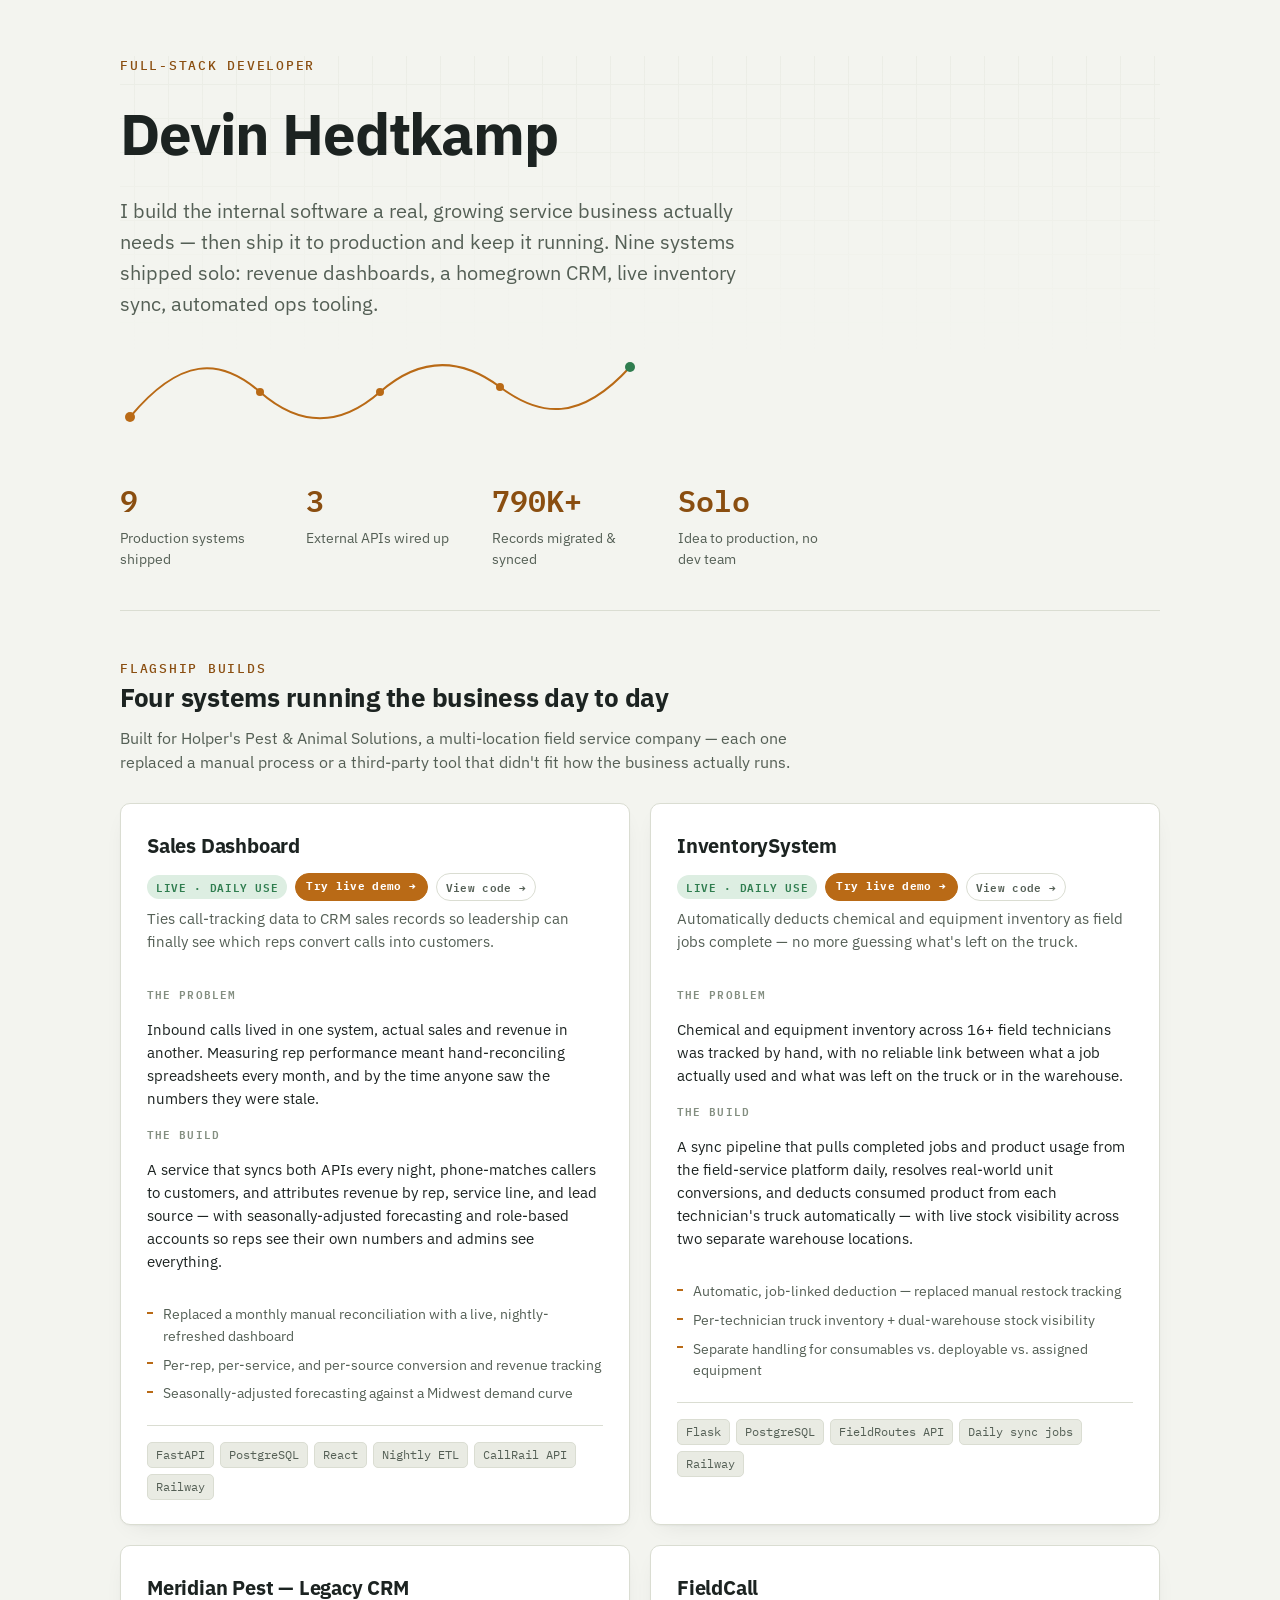
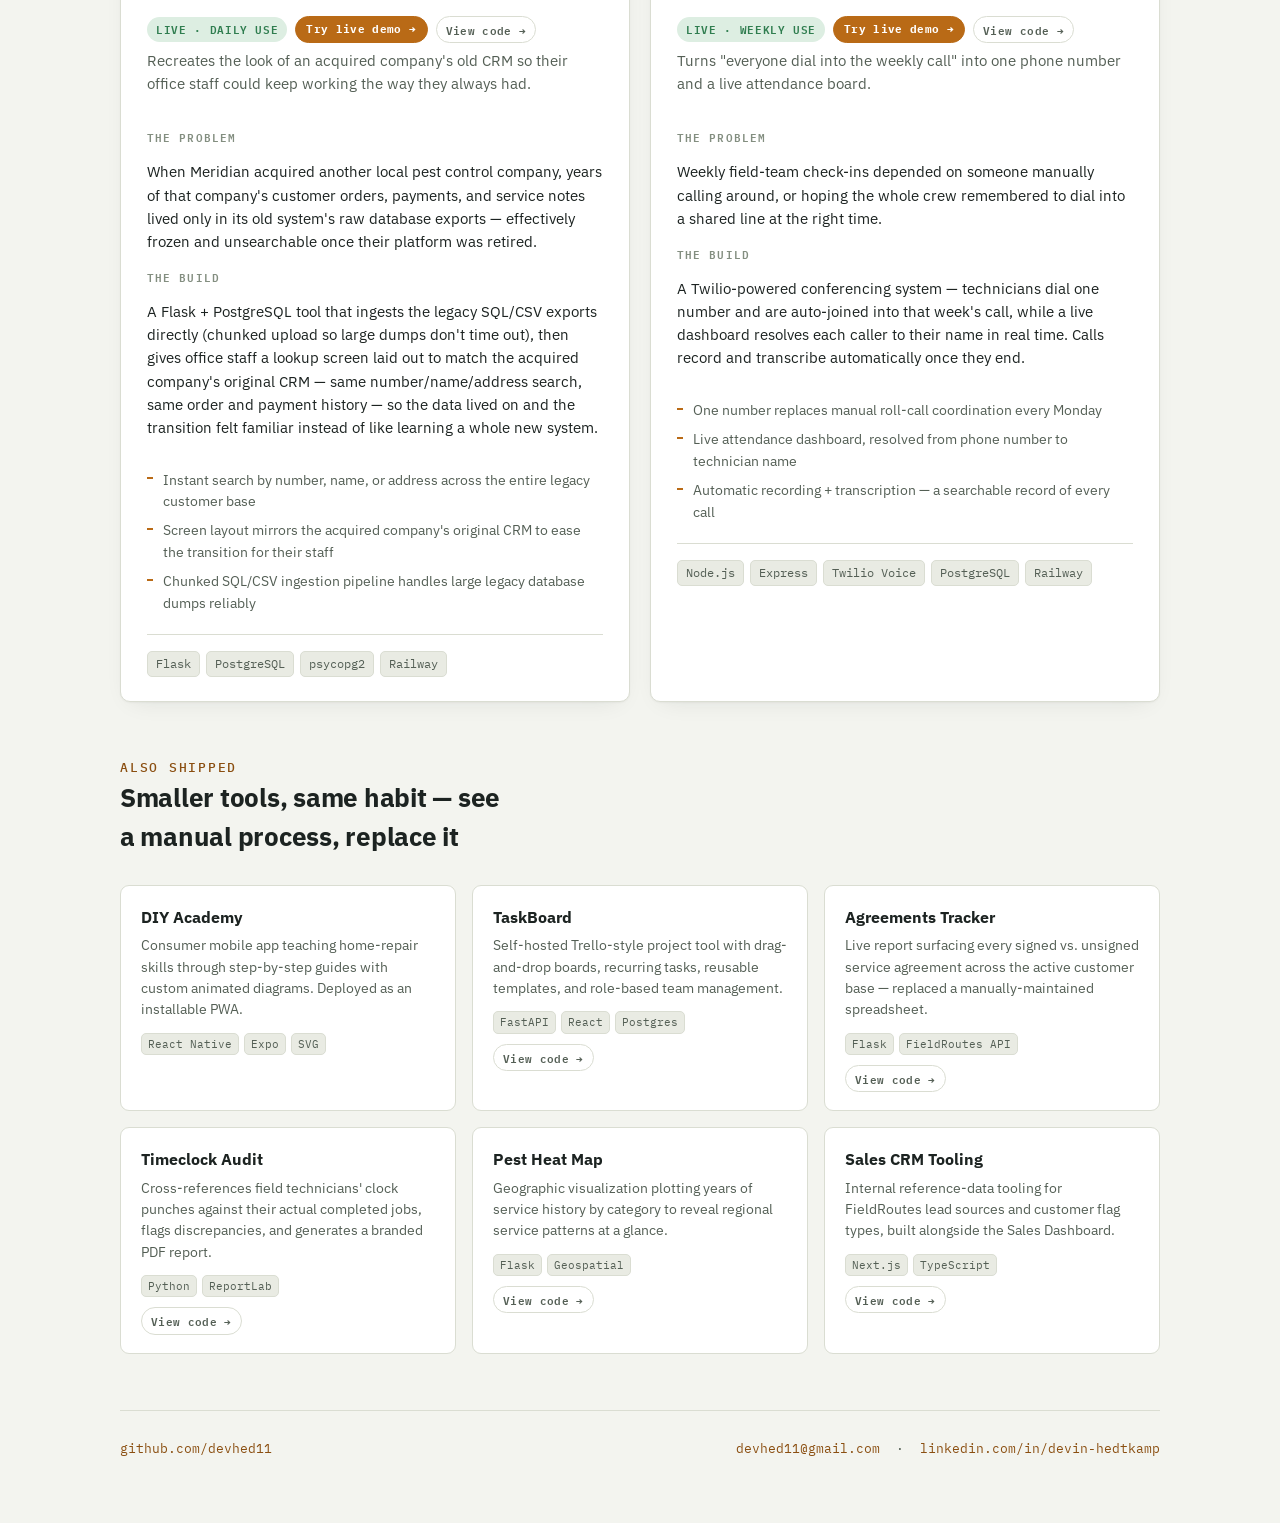
<file: index.html>
<!DOCTYPE html>
<html lang="en">
<head>
<meta charset="UTF-8">
<meta name="viewport" content="width=device-width, initial-scale=1.0">
<title>Devin Hedtkamp — Portfolio</title>
<meta name="description" content="Full-stack build portfolio — nine production systems built solo for a real, multi-location service business.">
<link rel="preconnect" href="https://fonts.googleapis.com">
<link rel="preconnect" href="https://fonts.gstatic.com" crossorigin>
<link href="https://fonts.googleapis.com/css2?family=IBM+Plex+Sans:wght@400;500;600;700&family=IBM+Plex+Mono:wght@400;500;600&display=swap" rel="stylesheet">
<style>
  :root {
    --bg: #F3F4EF;
    --surface: #FFFFFF;
    --surface-2: #E9EBE3;
    --ink: #1C2321;
    --ink-soft: #545F55;
    --ink-faint: #838E80;
    --border: #DADDD2;
    --accent: #B96A16;
    --accent-ink: #8A4E10;
    --accent-soft: #F3E2C7;
    --good: #2F7D4F;
    --good-soft: #DDEEE2;
    --shadow: 0 1px 2px rgba(28,35,33,0.04), 0 8px 24px -12px rgba(28,35,33,0.12);
    font-size: 16px;
  }
  @media (prefers-color-scheme: dark) {
    :root:not([data-theme="light"]) {
      --bg: #14181A;
      --surface: #1B211E;
      --surface-2: #212824;
      --ink: #ECEEE7;
      --ink-soft: #AEB8AC;
      --ink-faint: #7C877D;
      --border: #313A34;
      --accent: #E0922F;
      --accent-ink: #F3C486;
      --accent-soft: #3A2C15;
      --good: #52BE83;
      --good-soft: #1E332A;
      --shadow: 0 1px 2px rgba(0,0,0,0.3), 0 8px 24px -12px rgba(0,0,0,0.5);
    }
  }
  :root[data-theme="dark"] {
    --bg: #14181A;
    --surface: #1B211E;
    --surface-2: #212824;
    --ink: #ECEEE7;
    --ink-soft: #AEB8AC;
    --ink-faint: #7C877D;
    --border: #313A34;
    --accent: #E0922F;
    --accent-ink: #F3C486;
    --accent-soft: #3A2C15;
    --good: #52BE83;
    --good-soft: #1E332A;
    --shadow: 0 1px 2px rgba(0,0,0,0.3), 0 8px 24px -12px rgba(0,0,0,0.5);
  }

  * { box-sizing: border-box; }
  body {
    background: var(--bg);
    color: var(--ink);
    font-family: 'IBM Plex Sans', -apple-system, BlinkMacSystemFont, 'Segoe UI', sans-serif;
    line-height: 1.55;
    margin: 0;
  }
  .wrap {
    max-width: 1080px;
    margin: 0 auto;
    padding: 56px 20px 64px;
  }
  h1, h2, h3 { text-wrap: balance; margin: 0; }
  .mono { font-family: 'IBM Plex Mono', ui-monospace, Menlo, Consolas, monospace; }
  .eyebrow {
    font-family: 'IBM Plex Mono', monospace;
    font-size: 12.5px;
    font-weight: 500;
    letter-spacing: 0.14em;
    text-transform: uppercase;
    color: var(--accent-ink);
  }

  /* ---------- Hero ---------- */
  .hero {
    position: relative;
    padding-bottom: 40px;
    border-bottom: 1px solid var(--border);
    margin-bottom: 48px;
    overflow: hidden;
  }
  .hero-grid {
    position: absolute;
    inset: -40px -20px auto -20px;
    height: 340px;
    background-image:
      linear-gradient(var(--border) 1px, transparent 1px),
      linear-gradient(90deg, var(--border) 1px, transparent 1px);
    background-size: 34px 34px;
    opacity: 0.35;
    -webkit-mask-image: linear-gradient(to bottom, black, transparent);
    mask-image: linear-gradient(to bottom, black, transparent);
    pointer-events: none;
  }
  .hero-inner { position: relative; }
  .hero h1 {
    font-size: clamp(2.4rem, 5.5vw, 3.6rem);
    font-weight: 700;
    letter-spacing: -0.02em;
    margin-top: 14px;
    color: var(--ink);
  }
  .tagline {
    font-size: clamp(1.05rem, 2vw, 1.25rem);
    color: var(--ink-soft);
    max-width: 640px;
    margin-top: 16px;
  }
  .route {
    display: block;
    margin-top: 28px;
    width: 100%;
    max-width: 520px;
    height: auto;
  }
  .route path {
    stroke: var(--accent);
    stroke-width: 2;
    fill: none;
    stroke-linecap: round;
    stroke-dasharray: 620;
    stroke-dashoffset: 620;
    animation: draw 1.6s ease-out forwards 0.2s;
  }
  .route circle { fill: var(--accent); }
  .route circle.end { fill: var(--good); }
  @media (prefers-reduced-motion: reduce) {
    .route path { animation: none; stroke-dashoffset: 0; }
  }
  @keyframes draw { to { stroke-dashoffset: 0; } }

  .stats {
    display: grid;
    grid-template-columns: repeat(auto-fit, minmax(140px, 1fr));
    gap: 24px;
    margin-top: 40px;
    max-width: 720px;
  }
  .stat-num {
    font-family: 'IBM Plex Mono', monospace;
    font-size: 1.9rem;
    font-weight: 600;
    color: var(--accent-ink);
    font-variant-numeric: tabular-nums;
  }
  .stat-label {
    font-size: 0.85rem;
    color: var(--ink-soft);
    margin-top: 4px;
  }

  /* ---------- Sections ---------- */
  section.block { margin-bottom: 56px; }
  .section-head { margin-bottom: 28px; max-width: 680px; }
  .section-head h2 {
    font-size: 1.6rem;
    font-weight: 700;
    letter-spacing: -0.01em;
  }
  .section-head p {
    color: var(--ink-soft);
    margin-top: 8px;
    font-size: 0.98rem;
  }

  /* ---------- Flagship cards ---------- */
  .flagship-grid {
    display: grid;
    grid-template-columns: repeat(auto-fit, minmax(420px, 1fr));
    gap: 20px;
  }
  .card {
    background: var(--surface);
    border: 1px solid var(--border);
    border-radius: 10px;
    padding: 26px 26px 24px;
    box-shadow: var(--shadow);
    display: flex;
    flex-direction: column;
  }
  .card-top {
    display: flex;
    align-items: flex-start;
    justify-content: space-between;
    gap: 12px;
    flex-wrap: wrap;
  }
  .card h3 {
    font-size: 1.28rem;
    font-weight: 700;
    letter-spacing: -0.01em;
  }
  .pill {
    font-family: 'IBM Plex Mono', monospace;
    font-size: 0.68rem;
    font-weight: 600;
    letter-spacing: 0.06em;
    text-transform: uppercase;
    padding: 4px 9px;
    border-radius: 100px;
    white-space: nowrap;
  }
  .pill.live { background: var(--good-soft); color: var(--good); }
  .pill.build { background: var(--accent-soft); color: var(--accent-ink); }
  .card-badges { display: flex; align-items: center; gap: 8px; flex-wrap: wrap; }
  .code-link {
    font-family: 'IBM Plex Mono', monospace;
    font-size: 0.7rem;
    font-weight: 600;
    letter-spacing: 0.03em;
    color: var(--ink-soft);
    border: 1px solid var(--border);
    padding: 4px 9px;
    border-radius: 100px;
    text-decoration: none;
    white-space: nowrap;
    transition: color 0.15s, border-color 0.15s;
  }
  .code-link:hover { color: var(--accent-ink); border-color: var(--accent-ink); }
  .demo-link {
    font-family: 'IBM Plex Mono', monospace;
    font-size: 0.7rem;
    font-weight: 700;
    letter-spacing: 0.03em;
    color: #fff;
    background: var(--accent);
    border: 1px solid var(--accent);
    padding: 4px 10px;
    border-radius: 100px;
    text-decoration: none;
    white-space: nowrap;
  }
  .demo-link:hover { filter: brightness(1.1); }
  .mini-card .code-link { margin-top: 10px; display: inline-block; }
  .card .pitch {
    color: var(--ink-soft);
    font-size: 0.94rem;
    margin-top: 6px;
  }
  .card-body { margin-top: 18px; }
  .card-label {
    font-family: 'IBM Plex Mono', monospace;
    font-size: 0.68rem;
    font-weight: 600;
    letter-spacing: 0.1em;
    text-transform: uppercase;
    color: var(--ink-faint);
    margin-bottom: 5px;
  }
  .card-label.solve { margin-top: 16px; }
  .card p.body-text { font-size: 0.93rem; color: var(--ink); }
  .impact {
    list-style: none;
    margin: 16px 0 0;
    padding: 0;
    display: flex;
    flex-direction: column;
    gap: 7px;
  }
  .impact li {
    font-size: 0.88rem;
    color: var(--ink-soft);
    padding-left: 16px;
    position: relative;
  }
  .impact li::before {
    content: "";
    position: absolute;
    left: 0;
    top: 0.55em;
    width: 6px;
    height: 2px;
    background: var(--accent);
  }
  .stack {
    display: flex;
    flex-wrap: wrap;
    gap: 6px;
    margin-top: 20px;
    padding-top: 16px;
    border-top: 1px solid var(--border);
  }
  .tech {
    font-family: 'IBM Plex Mono', monospace;
    font-size: 0.72rem;
    color: var(--ink-soft);
    background: var(--surface-2);
    border: 1px solid var(--border);
    padding: 3px 8px;
    border-radius: 5px;
  }

  /* ---------- Secondary grid ---------- */
  .also-grid {
    display: grid;
    grid-template-columns: repeat(auto-fit, minmax(280px, 1fr));
    gap: 16px;
  }
  .mini-card {
    background: var(--surface);
    border: 1px solid var(--border);
    border-radius: 9px;
    padding: 18px 20px;
  }
  .mini-card h4 {
    font-size: 1.02rem;
    font-weight: 700;
    margin: 0 0 6px;
  }
  .mini-card p {
    font-size: 0.86rem;
    color: var(--ink-soft);
    margin: 0 0 12px;
  }
  .mini-stack { display: flex; flex-wrap: wrap; gap: 5px; }
  .mini-stack .tech { font-size: 0.66rem; padding: 2px 6px; }

  footer {
    border-top: 1px solid var(--border);
    padding-top: 28px;
    margin-top: 8px;
    display: flex;
    justify-content: space-between;
    align-items: baseline;
    flex-wrap: wrap;
    gap: 12px;
  }
  footer .mono { font-size: 0.82rem; color: var(--ink-soft); }
  footer .mono a { color: var(--accent-ink); text-decoration: none; }
  footer .mono a:hover { text-decoration: underline; }

  @media (max-width: 480px) {
    .wrap { padding: 40px 16px 48px; }
    .card { padding: 20px 18px; }
  }
</style>
</head>
<body>

<div class="wrap">

  <div class="hero">
    <div class="hero-grid"></div>
    <div class="hero-inner">
      <div class="eyebrow">Full-Stack Developer</div>
      <h1>Devin Hedtkamp</h1>
      <p class="tagline">I build the internal software a real, growing service business actually needs — then ship it to production and keep it running. Nine systems shipped solo: revenue dashboards, a homegrown CRM, live inventory sync, automated ops tooling.</p>

      <svg class="route" viewBox="0 0 520 90" xmlns="http://www.w3.org/2000/svg" role="img" aria-label="Abstract route line connecting five stops">
        <path d="M 10,70 C 60,10 100,10 140,45 S 220,80 260,45 S 340,10 380,40 S 460,75 510,20" />
        <circle cx="10" cy="70" r="5"></circle>
        <circle cx="140" cy="45" r="4"></circle>
        <circle cx="260" cy="45" r="4"></circle>
        <circle cx="380" cy="40" r="4"></circle>
        <circle class="end" cx="510" cy="20" r="5"></circle>
      </svg>

      <div class="stats">
        <div>
          <div class="stat-num">9</div>
          <div class="stat-label">Production systems shipped</div>
        </div>
        <div>
          <div class="stat-num">3</div>
          <div class="stat-label">External APIs wired up</div>
        </div>
        <div>
          <div class="stat-num">790K+</div>
          <div class="stat-label">Records migrated &amp; synced</div>
        </div>
        <div>
          <div class="stat-num">Solo</div>
          <div class="stat-label">Idea to production, no dev team</div>
        </div>
      </div>
    </div>
  </div>

  <section class="block">
    <div class="section-head">
      <div class="eyebrow">Flagship builds</div>
      <h2>Four systems running the business day to day</h2>
      <p>Built for Holper's Pest &amp; Animal Solutions, a multi-location field service company — each one replaced a manual process or a third-party tool that didn't fit how the business actually runs.</p>
    </div>

    <div class="flagship-grid">

      <article class="card">
        <div class="card-top">
          <h3>Sales Dashboard</h3>
          <div class="card-badges">
            <span class="pill live">Live · Daily use</span>
            <a class="demo-link" href="demo/sales-dashboard.html" target="_blank" rel="noopener">Try live demo →</a>
            <a class="code-link" href="https://github.com/devhed11/Sales-Dashboard" target="_blank" rel="noopener">View code →</a>
          </div>
        </div>
        <p class="pitch">Ties call-tracking data to CRM sales records so leadership can finally see which reps convert calls into customers.</p>
        <div class="card-body">
          <div class="card-label">The problem</div>
          <p class="body-text">Inbound calls lived in one system, actual sales and revenue in another. Measuring rep performance meant hand-reconciling spreadsheets every month, and by the time anyone saw the numbers they were stale.</p>
          <div class="card-label solve">The build</div>
          <p class="body-text">A service that syncs both APIs every night, phone-matches callers to customers, and attributes revenue by rep, service line, and lead source — with seasonally-adjusted forecasting and role-based accounts so reps see their own numbers and admins see everything.</p>
        </div>
        <ul class="impact">
          <li>Replaced a monthly manual reconciliation with a live, nightly-refreshed dashboard</li>
          <li>Per-rep, per-service, and per-source conversion and revenue tracking</li>
          <li>Seasonally-adjusted forecasting against a Midwest demand curve</li>
        </ul>
        <div class="stack">
          <span class="tech">FastAPI</span><span class="tech">PostgreSQL</span><span class="tech">React</span>
          <span class="tech">Nightly ETL</span><span class="tech">CallRail API</span><span class="tech">Railway</span>
        </div>
      </article>

      <article class="card">
        <div class="card-top">
          <h3>InventorySystem</h3>
          <div class="card-badges">
            <span class="pill live">Live · Daily use</span>
            <a class="demo-link" href="demo/inventory.html" target="_blank" rel="noopener">Try live demo →</a>
            <a class="code-link" href="https://github.com/devhed11/InventorySystem" target="_blank" rel="noopener">View code →</a>
          </div>
        </div>
        <p class="pitch">Automatically deducts chemical and equipment inventory as field jobs complete — no more guessing what's left on the truck.</p>
        <div class="card-body">
          <div class="card-label">The problem</div>
          <p class="body-text">Chemical and equipment inventory across 16+ field technicians was tracked by hand, with no reliable link between what a job actually used and what was left on the truck or in the warehouse.</p>
          <div class="card-label solve">The build</div>
          <p class="body-text">A sync pipeline that pulls completed jobs and product usage from the field-service platform daily, resolves real-world unit conversions, and deducts consumed product from each technician's truck automatically — with live stock visibility across two separate warehouse locations.</p>
        </div>
        <ul class="impact">
          <li>Automatic, job-linked deduction — replaced manual restock tracking</li>
          <li>Per-technician truck inventory + dual-warehouse stock visibility</li>
          <li>Separate handling for consumables vs. deployable vs. assigned equipment</li>
        </ul>
        <div class="stack">
          <span class="tech">Flask</span><span class="tech">PostgreSQL</span><span class="tech">FieldRoutes API</span>
          <span class="tech">Daily sync jobs</span><span class="tech">Railway</span>
        </div>
      </article>

      <article class="card">
        <div class="card-top">
          <h3>Meridian Pest — Legacy CRM</h3>
          <div class="card-badges">
            <span class="pill live">Live · Daily use</span>
            <a class="demo-link" href="demo/mwp-crm-lookup.html" target="_blank" rel="noopener">Try live demo →</a>
            <a class="code-link" href="https://github.com/devhed11/MWP-CRM" target="_blank" rel="noopener">View code →</a>
          </div>
        </div>
        <p class="pitch">Recreates the look of an acquired company's old CRM so their office staff could keep working the way they always had.</p>
        <div class="card-body">
          <div class="card-label">The problem</div>
          <p class="body-text">When Meridian acquired another local pest control company, years of that company's customer orders, payments, and service notes lived only in its old system's raw database exports — effectively frozen and unsearchable once their platform was retired.</p>
          <div class="card-label solve">The build</div>
          <p class="body-text">A Flask + PostgreSQL tool that ingests the legacy SQL/CSV exports directly (chunked upload so large dumps don't time out), then gives office staff a lookup screen laid out to match the acquired company's original CRM — same number/name/address search, same order and payment history — so the data lived on and the transition felt familiar instead of like learning a whole new system.</p>
        </div>
        <ul class="impact">
          <li>Instant search by number, name, or address across the entire legacy customer base</li>
          <li>Screen layout mirrors the acquired company's original CRM to ease the transition for their staff</li>
          <li>Chunked SQL/CSV ingestion pipeline handles large legacy database dumps reliably</li>
        </ul>
        <div class="stack">
          <span class="tech">Flask</span><span class="tech">PostgreSQL</span><span class="tech">psycopg2</span>
          <span class="tech">Railway</span>
        </div>
      </article>

      <article class="card">
        <div class="card-top">
          <h3>FieldCall</h3>
          <div class="card-badges">
            <span class="pill live">Live · Weekly use</span>
            <a class="demo-link" href="demo/fieldcall.html" target="_blank" rel="noopener">Try live demo →</a>
            <a class="code-link" href="https://github.com/devhed11/fieldcall" target="_blank" rel="noopener">View code →</a>
          </div>
        </div>
        <p class="pitch">Turns "everyone dial into the weekly call" into one phone number and a live attendance board.</p>
        <div class="card-body">
          <div class="card-label">The problem</div>
          <p class="body-text">Weekly field-team check-ins depended on someone manually calling around, or hoping the whole crew remembered to dial into a shared line at the right time.</p>
          <div class="card-label solve">The build</div>
          <p class="body-text">A Twilio-powered conferencing system — technicians dial one number and are auto-joined into that week's call, while a live dashboard resolves each caller to their name in real time. Calls record and transcribe automatically once they end.</p>
        </div>
        <ul class="impact">
          <li>One number replaces manual roll-call coordination every Monday</li>
          <li>Live attendance dashboard, resolved from phone number to technician name</li>
          <li>Automatic recording + transcription — a searchable record of every call</li>
        </ul>
        <div class="stack">
          <span class="tech">Node.js</span><span class="tech">Express</span><span class="tech">Twilio Voice</span>
          <span class="tech">PostgreSQL</span><span class="tech">Railway</span>
        </div>
      </article>

    </div>
  </section>

  <section class="block">
    <div class="section-head">
      <div class="eyebrow">Also shipped</div>
      <h2>Smaller tools, same habit — see a manual process, replace it</h2>
    </div>
    <div class="also-grid">

      <div class="mini-card">
        <h4>DIY Academy</h4>
        <p>Consumer mobile app teaching home-repair skills through step-by-step guides with custom animated diagrams. Deployed as an installable PWA.</p>
        <div class="mini-stack"><span class="tech">React Native</span><span class="tech">Expo</span><span class="tech">SVG</span></div>
      </div>

      <div class="mini-card">
        <h4>TaskBoard</h4>
        <p>Self-hosted Trello-style project tool with drag-and-drop boards, recurring tasks, reusable templates, and role-based team management.</p>
        <div class="mini-stack"><span class="tech">FastAPI</span><span class="tech">React</span><span class="tech">Postgres</span></div>
        <a class="code-link" href="https://github.com/devhed11/Holpers-Task-Board" target="_blank" rel="noopener">View code →</a>
      </div>

      <div class="mini-card">
        <h4>Agreements Tracker</h4>
        <p>Live report surfacing every signed vs. unsigned service agreement across the active customer base — replaced a manually-maintained spreadsheet.</p>
        <div class="mini-stack"><span class="tech">Flask</span><span class="tech">FieldRoutes API</span></div>
        <a class="code-link" href="https://github.com/devhed11/holpers-agreements-web" target="_blank" rel="noopener">View code →</a>
      </div>

      <div class="mini-card">
        <h4>Timeclock Audit</h4>
        <p>Cross-references field technicians' clock punches against their actual completed jobs, flags discrepancies, and generates a branded PDF report.</p>
        <div class="mini-stack"><span class="tech">Python</span><span class="tech">ReportLab</span></div>
        <a class="code-link" href="https://github.com/devhed11/holpers-timeclock-web" target="_blank" rel="noopener">View code →</a>
      </div>

      <div class="mini-card">
        <h4>Pest Heat Map</h4>
        <p>Geographic visualization plotting years of service history by category to reveal regional service patterns at a glance.</p>
        <div class="mini-stack"><span class="tech">Flask</span><span class="tech">Geospatial</span></div>
        <a class="code-link" href="https://github.com/devhed11/Pest-Heat-Map" target="_blank" rel="noopener">View code →</a>
      </div>

      <div class="mini-card">
        <h4>Sales CRM Tooling</h4>
        <p>Internal reference-data tooling for FieldRoutes lead sources and customer flag types, built alongside the Sales Dashboard.</p>
        <div class="mini-stack"><span class="tech">Next.js</span><span class="tech">TypeScript</span></div>
        <a class="code-link" href="https://github.com/devhed11/sales-crm" target="_blank" rel="noopener">View code →</a>
      </div>

    </div>
  </section>

  <footer>
    <div class="mono"><a href="https://github.com/devhed11" target="_blank" rel="noopener">github.com/devhed11</a></div>
    <div class="mono">
      <a href="mailto:devhed11@gmail.com">devhed11@gmail.com</a>
      &nbsp;·&nbsp;
      <a href="https://www.linkedin.com/in/devin-hedtkamp-6b93a8308/" target="_blank" rel="noopener">linkedin.com/in/devin-hedtkamp</a>
    </div>
  </footer>

</div>
</body>
</html>
</file>
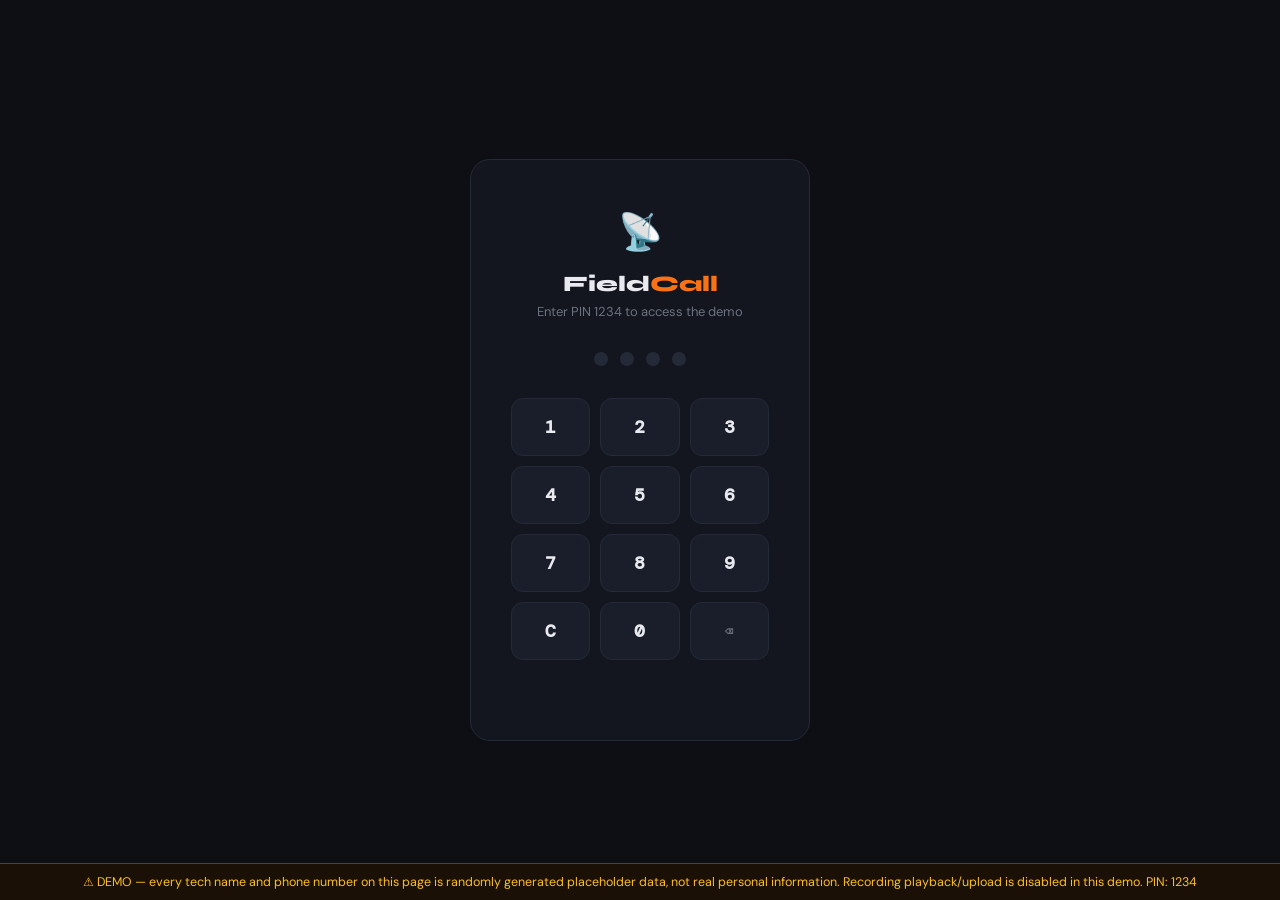
<file: demo/fieldcall.html>
<!DOCTYPE html>
<html lang="en">
<head>
  <meta charset="UTF-8" />
  <meta name="viewport" content="width=device-width, initial-scale=1.0" />
  <title>FieldCall Demo</title>
  <link href="https://fonts.googleapis.com/css2?family=DM+Mono:wght@400;500&family=Syne:wght@700;800&family=DM+Sans:wght@400;500;600&display=swap" rel="stylesheet" />
  <style>
    :root {
      --bg: #0d0f14; --surface: #13161e; --surface2: #1a1e2a;
      --border: #252a38; --accent: #f97316; --accent2: #fb923c;
      --green: #22c55e; --red: #ef4444; --text: #e8eaf0;
      --muted: #6b7280; --subtle: #374151;
    }
    * { box-sizing: border-box; margin: 0; padding: 0; }
    body { background: var(--bg); color: var(--text); font-family: 'DM Sans', sans-serif; min-height: 100vh; }
    body::before {
      content: ''; position: fixed; inset: 0; pointer-events: none; z-index: 0;
      background-image: linear-gradient(rgba(249,115,22,0.03) 1px, transparent 1px), linear-gradient(90deg, rgba(249,115,22,0.03) 1px, transparent 1px);
      background-size: 40px 40px;
    }

    /* ── PIN Screen ── */
    #pin-screen { position: fixed; inset: 0; z-index: 100; background: var(--bg); display: flex; align-items: center; justify-content: center; }
    #pin-screen.hidden { display: none; }
    .pin-box { background: var(--surface); border: 1px solid var(--border); border-radius: 20px; padding: 48px 40px; text-align: center; width: 340px; }
    .pin-logo { font-size: 36px; margin-bottom: 16px; }
    .pin-title { font-family: 'Syne', sans-serif; font-size: 22px; font-weight: 800; margin-bottom: 6px; }
    .pin-title span { color: var(--accent); }
    .pin-subtitle { font-size: 13px; color: var(--muted); margin-bottom: 32px; }
    .pin-dots { display: flex; justify-content: center; gap: 12px; margin-bottom: 32px; }
    .pin-dot { width: 14px; height: 14px; border-radius: 50%; background: var(--border); border: 2px solid var(--border); transition: all 0.15s; }
    .pin-dot.filled { background: var(--accent); border-color: var(--accent); }
    .pin-dot.error { background: var(--red); border-color: var(--red); }
    .pin-keypad { display: grid; grid-template-columns: repeat(3, 1fr); gap: 10px; }
    .pin-key { background: var(--surface2); border: 1px solid var(--border); border-radius: 12px; padding: 16px; font-size: 18px; font-weight: 700; cursor: pointer; transition: all 0.15s; color: var(--text); font-family: 'DM Mono', monospace; }
    .pin-key:hover { background: var(--border); border-color: var(--accent); }
    .pin-key:active { transform: scale(0.95); }
    .pin-key.delete { font-size: 14px; color: var(--muted); }
    .pin-error { color: var(--red); font-size: 12px; margin-top: 16px; height: 16px; }

    /* ── Modal ── */
    .modal-overlay { position: fixed; inset: 0; background: rgba(0,0,0,0.7); z-index: 200; display: flex; align-items: center; justify-content: center; }
    .modal-overlay.hidden { display: none; }
    .modal { background: var(--surface); border: 1px solid var(--border); border-radius: 16px; padding: 28px; width: 420px; max-width: 95vw; }
    .modal h3 { font-family: 'Syne', sans-serif; font-size: 16px; font-weight: 800; margin-bottom: 18px; }
    .modal-field { margin-bottom: 14px; }
    .modal-field label { display: block; font-size: 12px; color: var(--muted); margin-bottom: 6px; text-transform: uppercase; letter-spacing: 0.5px; }
    .modal-field input, .modal-field select { width: 100%; background: var(--bg); border: 1px solid var(--border); border-radius: 8px; padding: 9px 12px; color: var(--text); font-family: 'DM Sans', sans-serif; font-size: 13px; }
    .modal-field input:focus, .modal-field select:focus { outline: none; border-color: var(--accent); }
    .modal-btns { display: flex; gap: 10px; margin-top: 20px; }
    .modal-btns button { flex: 1; padding: 10px; border-radius: 8px; border: none; font-family: 'DM Sans', sans-serif; font-weight: 600; font-size: 13px; cursor: pointer; }
    .btn-confirm { background: var(--accent); color: white; }
    .btn-confirm:hover { background: var(--accent2); }
    .btn-cancel { background: var(--surface2); color: var(--muted); border: 1px solid var(--border) !important; }
    .btn-danger { background: var(--red); color: white; }
    .checkbox-row { display: flex; align-items: center; gap: 8px; font-size: 13px; margin-bottom: 10px; }
    .checkbox-row input[type=checkbox] { width: auto; }

    /* ── App ── */
    #app { display: none; }
    #app.visible { display: block; }
    .shell { position: relative; z-index: 1; max-width: 1200px; margin: 0 auto; padding: 0 24px 60px; }
    header { display: flex; align-items: center; justify-content: space-between; padding: 28px 0 32px; border-bottom: 1px solid var(--border); margin-bottom: 36px; }
    .logo { display: flex; align-items: center; gap: 12px; }
    .logo-icon { width: 40px; height: 40px; background: var(--accent); border-radius: 10px; display: flex; align-items: center; justify-content: center; font-size: 20px; }
    .logo h1 { font-family: 'Syne', sans-serif; font-size: 22px; font-weight: 800; }
    .logo span { color: var(--accent); }
    .header-right { display: flex; align-items: center; gap: 10px; }
    .live-badge { display: flex; align-items: center; gap: 8px; background: rgba(34,197,94,0.1); border: 1px solid rgba(34,197,94,0.3); border-radius: 20px; padding: 6px 14px; font-size: 13px; font-weight: 600; color: var(--green); font-family: 'DM Mono', monospace; opacity: 0; transition: opacity 0.3s; }
    .live-badge.visible { opacity: 1; }
    .live-dot { width: 8px; height: 8px; border-radius: 50%; background: var(--green); animation: pulse 1.5s infinite; }
    .btn-sm { background: var(--surface2); border: 1px solid var(--border); color: var(--muted); padding: 6px 12px; border-radius: 8px; font-size: 12px; cursor: pointer; font-family: 'DM Sans', sans-serif; transition: all 0.15s; }
    .btn-sm:hover { border-color: var(--accent); color: var(--accent); }
    @keyframes pulse { 0%,100%{opacity:1;transform:scale(1);}50%{opacity:0.5;transform:scale(0.8);} }
    .grid { display: grid; grid-template-columns: 1fr 380px; gap: 24px; align-items: start; }
    .card { background: var(--surface); border: 1px solid var(--border); border-radius: 16px; overflow: hidden; }
    .card-header { padding: 18px 22px; border-bottom: 1px solid var(--border); display: flex; align-items: center; justify-content: space-between; }
    .card-title { font-family: 'Syne', sans-serif; font-size: 14px; font-weight: 700; letter-spacing: 0.5px; text-transform: uppercase; color: var(--muted); }
    .card-body { padding: 20px 22px; }
    #active-banner { display: none; background: linear-gradient(135deg,rgba(249,115,22,0.15),rgba(249,115,22,0.05)); border: 1px solid rgba(249,115,22,0.4); border-radius: 16px; padding: 20px 24px; margin-bottom: 24px; align-items: center; gap: 16px; }
    #active-banner.show { display: flex; }
    .active-icon { font-size: 28px; animation: ring 2s infinite; }
    @keyframes ring { 0%,100%{transform:rotate(0);}10%{transform:rotate(-15deg);}20%{transform:rotate(15deg);}30%{transform:rotate(0);} }
    .active-info h3 { font-family: 'Syne', sans-serif; font-size: 16px; font-weight: 800; color: var(--accent); }
    .active-info p { font-size: 13px; color: var(--muted); margin-top: 2px; }
    .active-participants { display: flex; flex-wrap: wrap; gap: 8px; margin-top: 14px; }
    .participant-chip { background: var(--surface2); border: 1px solid var(--border); border-radius: 20px; padding: 4px 12px; font-size: 12px; font-family: 'DM Mono', monospace; display: flex; align-items: center; gap: 6px; }
    .participant-chip .dot { width: 6px; height: 6px; border-radius: 50%; background: var(--green); }

    /* ── Call list ── */
    .call-item { padding: 16px; border-bottom: 1px solid var(--border); cursor: pointer; transition: background 0.15s; border-radius: 8px; margin: 0 -4px; position: relative; }
    .call-item:last-child { border-bottom: none; }
    .call-item:hover { background: var(--surface2); }
    .call-item.selected { background: var(--surface2); border-left: 3px solid var(--accent); padding-left: 13px; }
    .call-item.drag-over { border: 2px dashed var(--accent); background: rgba(249,115,22,0.05); }
    .call-item-top { display: flex; align-items: center; justify-content: space-between; margin-bottom: 10px; }
    .call-date { font-family: 'Syne', sans-serif; font-size: 15px; font-weight: 800; }
    .call-meta { display: flex; align-items: center; gap: 6px; flex-wrap: wrap; }
    .tag { font-size: 11px; font-family: 'DM Mono', monospace; padding: 3px 8px; border-radius: 6px; font-weight: 500; }
    .tag-duration { background: rgba(59,130,246,0.15); color: #60a5fa; border: 1px solid rgba(59,130,246,0.3); }
    .tag-transcript { background: rgba(34,197,94,0.15); color: #4ade80; border: 1px solid rgba(34,197,94,0.3); }
    .tag-recording { background: rgba(249,115,22,0.15); color: var(--accent2); border: 1px solid rgba(249,115,22,0.3); }
    .call-callers { display: flex; flex-wrap: wrap; gap: 6px; }
    .caller-pill { font-size: 12px; padding: 3px 10px; background: var(--surface2); border: 1px solid var(--border); border-radius: 20px; font-family: 'DM Mono', monospace; color: var(--muted); }
    .caller-pill.manager { border-color: rgba(249,115,22,0.4); color: var(--accent2); }
    .drag-badge { position: absolute; top: 12px; right: 12px; font-size: 10px; color: var(--subtle); opacity: 0; transition: opacity 0.2s; }
    .call-item:hover .drag-badge { opacity: 1; }

    /* ── Detail panel ── */
    #detail-panel { background: var(--surface); border: 1px solid var(--border); border-radius: 16px; overflow: hidden; position: sticky; top: 20px; }
    #detail-placeholder { padding: 40px 20px; text-align: center; color: var(--muted); font-size: 13px; }
    #detail-placeholder .icon { font-size: 36px; margin-bottom: 12px; }
    #detail-content { display: none; }
    .detail-date { font-family: 'Syne', sans-serif; font-size: 18px; font-weight: 800; padding: 20px 22px 0; }
    .detail-actions { display: flex; gap: 8px; padding: 12px 22px 0; }
    .detail-section { padding: 16px 22px; border-bottom: 1px solid var(--border); }
    .detail-section-title { font-size: 11px; text-transform: uppercase; letter-spacing: 1px; color: var(--muted); font-family: 'DM Mono', monospace; margin-bottom: 12px; }
    .detail-caller { display: flex; align-items: center; gap: 10px; margin-bottom: 10px; }
    .avatar { width: 30px; height: 30px; border-radius: 50%; background: var(--surface2); border: 1px solid var(--border); display: flex; align-items: center; justify-content: center; font-size: 11px; font-weight: 700; flex-shrink: 0; }
    .avatar.manager { background: rgba(249,115,22,0.2); border-color: rgba(249,115,22,0.4); color: var(--accent); }
    .caller-info { flex: 1; }
    .caller-info .name { font-weight: 600; font-size: 13px; }
    .caller-info .phone { font-size: 11px; color: var(--muted); font-family: 'DM Mono', monospace; }
    .time-badges { display: flex; flex-direction: column; align-items: flex-end; gap: 3px; }
    .time-badge { font-size: 10px; font-family: 'DM Mono', monospace; padding: 2px 7px; border-radius: 4px; }
    .time-join { background: rgba(34,197,94,0.1); color: #4ade80; border: 1px solid rgba(34,197,94,0.2); }
    .time-left { background: rgba(239,68,68,0.1); color: #f87171; border: 1px solid rgba(239,68,68,0.2); }
    .time-active { background: rgba(249,115,22,0.1); color: var(--accent2); border: 1px solid rgba(249,115,22,0.2); }
    .btn-rename { background: transparent; border: 1px solid var(--border); color: var(--muted); padding: 2px 8px; border-radius: 6px; font-size: 10px; cursor: pointer; margin-left: 6px; }
    .btn-rename:hover { border-color: var(--accent); color: var(--accent); }
    .transcript-box { background: var(--bg); border: 1px solid var(--border); border-radius: 10px; padding: 14px; font-size: 12px; line-height: 1.8; color: #9ca3af; max-height: 200px; overflow-y: auto; font-family: 'DM Mono', monospace; white-space: pre-wrap; }
    audio { width: 100%; margin-top: 6px; accent-color: var(--accent); }
    .download-btns { display: flex; gap: 8px; margin-top: 10px; }
    .btn-download { flex: 1; padding: 8px 12px; border-radius: 8px; border: 1px solid var(--border); background: var(--surface2); color: var(--text); font-family: 'DM Sans', sans-serif; font-size: 12px; font-weight: 600; cursor: pointer; transition: all 0.15s; text-decoration: none; text-align: center; display: block; }
    .btn-download:hover { border-color: var(--accent); color: var(--accent); }
    .btn-download.recording { border-color: rgba(249,115,22,0.3); color: var(--accent2); }
    .btn-download.transcript { border-color: rgba(34,197,94,0.3); color: #4ade80; }
    .btn-download.move { border-color: rgba(59,130,246,0.3); color: #60a5fa; }
    .btn-download.danger { border-color: rgba(239,68,68,0.3); color: #f87171; }

    /* ── Roster ── */
    .roster-form { display: flex; flex-direction: column; gap: 10px; }
    input, select { background: var(--bg); border: 1px solid var(--border); border-radius: 8px; padding: 9px 12px; color: var(--text); font-family: 'DM Sans', sans-serif; font-size: 13px; width: 100%; transition: border-color 0.15s; }
    input:focus, select:focus { outline: none; border-color: var(--accent); }
    input::placeholder { color: var(--subtle); }
    .btn { padding: 9px 16px; border-radius: 8px; border: none; font-family: 'DM Sans', sans-serif; font-weight: 600; font-size: 13px; cursor: pointer; transition: all 0.15s; }
    .btn-primary { background: var(--accent); color: white; }
    .btn-primary:hover { background: var(--accent2); }
    .roster-item { display: flex; align-items: center; gap: 10px; padding: 10px 0; border-bottom: 1px solid var(--border); }
    .roster-item:last-child { border-bottom: none; }
    .roster-name { font-size: 13px; font-weight: 600; flex: 1; }
    .roster-phone { font-size: 11px; color: var(--muted); font-family: 'DM Mono', monospace; }
    .btn-del { background: transparent; border: 1px solid var(--border); color: var(--muted); padding: 4px 8px; border-radius: 6px; font-size: 11px; cursor: pointer; }
    .btn-del:hover { border-color: var(--red); color: var(--red); }
    .empty { text-align: center; padding: 40px 20px; color: var(--muted); }
    .empty .icon { font-size: 32px; margin-bottom: 8px; }
    .empty p { font-size: 13px; }
    .tabs { display: flex; gap: 4px; padding: 4px; background: var(--bg); border-radius: 10px; margin-bottom: 20px; }
    .tab { flex: 1; padding: 8px; border: none; background: transparent; color: var(--muted); border-radius: 7px; font-family: 'DM Sans', sans-serif; font-size: 13px; font-weight: 600; cursor: pointer; transition: all 0.15s; }
    .tab.active { background: var(--surface2); color: var(--text); }
    .tab-content { display: none; }
    .tab-content.active { display: block; }
    ::-webkit-scrollbar { width: 4px; } ::-webkit-scrollbar-track { background: transparent; } ::-webkit-scrollbar-thumb { background: var(--border); border-radius: 4px; }
  </style>
</head>
<body>

<!-- PIN Screen -->
<div id="pin-screen">
  <div class="pin-box">
    <div class="pin-logo">📡</div>
    <div class="pin-title">Field<span>Call</span></div>
    <div class="pin-subtitle" id="pin-subtitle">Enter PIN 1234 to access the demo</div>
    <div class="pin-dots">
      <div class="pin-dot" id="d0"></div>
      <div class="pin-dot" id="d1"></div>
      <div class="pin-dot" id="d2"></div>
      <div class="pin-dot" id="d3"></div>
    </div>
    <div class="pin-keypad">
      <button class="pin-key" onclick="pinKey('1')">1</button>
      <button class="pin-key" onclick="pinKey('2')">2</button>
      <button class="pin-key" onclick="pinKey('3')">3</button>
      <button class="pin-key" onclick="pinKey('4')">4</button>
      <button class="pin-key" onclick="pinKey('5')">5</button>
      <button class="pin-key" onclick="pinKey('6')">6</button>
      <button class="pin-key" onclick="pinKey('7')">7</button>
      <button class="pin-key" onclick="pinKey('8')">8</button>
      <button class="pin-key" onclick="pinKey('9')">9</button>
      <button class="pin-key" onclick="pinClear()">C</button>
      <button class="pin-key" onclick="pinKey('0')">0</button>
      <button class="pin-key delete" onclick="pinDelete()">⌫</button>
    </div>
    <div class="pin-error" id="pin-error"></div>
  </div>
</div>

<!-- Move Data Modal -->
<div class="modal-overlay hidden" id="move-modal">
  <div class="modal">
    <h3>📦 Move Recording / Transcript</h3>
    <div class="modal-field">
      <label>From Call</label>
      <input type="text" id="move-from" readonly style="color:var(--muted)" />
    </div>
    <div class="modal-field">
      <label>Move To Call</label>
      <select id="move-to"></select>
    </div>
    <div class="modal-field">
      <label>What to move</label>
      <div class="checkbox-row"><input type="checkbox" id="move-rec" checked /> <span>Recording</span></div>
      <div class="checkbox-row"><input type="checkbox" id="move-trans" checked /> <span>Transcript</span></div>
    </div>
    <div class="modal-btns">
      <button class="btn-cancel" onclick="closeModal('move-modal')">Cancel</button>
      <button class="btn-confirm" onclick="confirmMove()">Move Data</button>
    </div>
  </div>
</div>

<!-- Attach Recording Modal -->
<div class="modal-overlay hidden" id="attach-modal">
  <div class="modal" style="width:500px">
    <h3>🎙️ Attach Recording to Call</h3>
    <p style="font-size:12px;color:var(--muted);margin-bottom:16px">Select a recording from Twilio to attach to this call. Only recordings without a home are shown.</p>
    <div id="attach-recording-list" style="max-height:280px;overflow-y:auto;margin-bottom:16px">
      <div style="color:var(--muted);font-size:13px;text-align:center;padding:20px">Loading recordings...</div>
    </div>
    <div class="modal-btns">
      <button class="btn-cancel" onclick="closeModal('attach-modal')">Cancel</button>
    </div>
  </div>
</div>

<!-- Delete Call Modal -->
<div class="modal-overlay hidden" id="delete-modal">
  <div class="modal">
    <h3>🗑️ Delete Call Record</h3>
    <p style="font-size:13px;color:var(--muted);margin-bottom:18px">This will permanently delete this call record, recording reference, and transcript. Enter your delete PIN to confirm.</p>
    <div class="modal-field">
      <label>Delete PIN</label>
      <input type="password" id="delete-pin" placeholder="Enter PIN" maxlength="4" />
    </div>
    <div id="delete-error" style="color:var(--red);font-size:12px;height:16px;margin-top:4px"></div>
    <div class="modal-btns">
      <button class="btn-cancel" onclick="closeModal('delete-modal')">Cancel</button>
      <button class="btn-danger" onclick="confirmDelete()">Delete</button>
    </div>
  </div>
</div>

<!-- Rename Participant Modal -->
<div class="modal-overlay hidden" id="rename-modal">
  <div class="modal">
    <h3>✏️ Rename Participant</h3>
    <div class="modal-field">
      <label>Phone Number</label>
      <input type="text" id="rename-phone" readonly style="color:var(--muted)" />
    </div>
    <div class="modal-field">
      <label>Name</label>
      <input type="text" id="rename-name" placeholder="Enter name" />
    </div>
    <div class="modal-field">
      <label>Also save to Tech Roster?</label>
      <div class="checkbox-row"><input type="checkbox" id="rename-save-roster" checked /> <span>Yes, add to roster</span></div>
    </div>
    <div class="modal-field" id="rename-role-field">
      <label>Role</label>
      <select id="rename-role">
        <option value="tech">Field Tech</option>
        <option value="manager">Field Ops Manager</option>
        <option value="office">Office Staff</option>
      </select>
    </div>
    <div class="modal-btns">
      <button class="btn-cancel" onclick="closeModal('rename-modal')">Cancel</button>
      <button class="btn-confirm" onclick="confirmRename()">Save</button>
    </div>
  </div>
</div>

<!-- Main App -->
<div id="app">
<div class="shell">
  <header>
    <div class="logo">
      <div class="logo-icon">📡</div>
      <h1>Field<span>Call</span></h1>
    </div>
    <div class="header-right">
      <div class="live-badge" id="live-badge"><div class="live-dot"></div>CALL IN PROGRESS</div>
      <button class="btn-sm" onclick="lockDashboard()">🔒 Lock</button>
    </div>
  </header>

  <div id="active-banner">
    <div class="active-icon">📞</div>
    <div style="flex:1">
      <div class="active-info">
        <h3>Monday Field Update — LIVE NOW</h3>
        <p id="active-count">0 participants connected</p>
      </div>
      <div class="active-participants" id="active-participants"></div>
    </div>
  </div>

  <div class="grid">
    <div>
      <div class="tabs">
        <button class="tab active" id="tab-btn-calls" onclick="switchTab('calls')">📋 Call History</button>
        <button class="tab" id="tab-btn-roster" onclick="switchTab('roster')">👥 Tech Roster</button>
      </div>
      <div class="tab-content active" id="tab-calls">
        <div class="card">
          <div class="card-header">
            <span class="card-title">Monday Updates</span>
            <span class="tag tag-duration" id="call-count">Loading...</span>
          </div>
          <div class="card-body" id="calls-list"></div>
        </div>
      </div>
      <div class="tab-content" id="tab-roster">
        <div class="card">
          <div class="card-header"><span class="card-title">Add Tech / Staff</span></div>
          <div class="card-body">
            <div class="roster-form">
              <input type="tel" id="inp-phone" placeholder="Phone number (e.g. 3145550101)" />
              <input type="text" id="inp-name" placeholder="Full name" />
              <select id="inp-role">
                <option value="tech">Field Tech</option>
                <option value="manager">Field Ops Manager</option>
                <option value="office">Office Staff</option>
              </select>
              <button class="btn btn-primary" onclick="addContact()">Add to Roster</button>
            </div>
          </div>
        </div>
        <div class="card" style="margin-top:16px">
          <div class="card-header">
            <span class="card-title">Current Roster</span>
            <span class="tag tag-duration" id="roster-count">0 people</span>
          </div>
          <div class="card-body"><div id="roster-list"></div></div>
        </div>
      </div>
    </div>

    <div id="detail-panel">
      <div class="card-header"><span class="card-title">Call Detail</span></div>
      <div id="detail-placeholder">
        <div class="icon">👈</div>
        <p>Select a call to see details,<br>recordings &amp; transcripts</p>
      </div>
      <div id="detail-content"></div>
    </div>
  </div>
</div>
</div>

<script>
  var CORRECT_PIN = '1234';
  var DELETE_PIN = '1234';
  var pinEntry = '';
  var pinMode = 'login';
  var allCalls = [];
  var allContacts = [];
  var selectedKey = null;
  var appInitialized = false;
  var pendingDeleteKey = null;
  var pendingRenameKey = null;
  var pendingRenamePhone = null;
  var dragSourceKey = null;
  var pendingMoveFromKey = null;

  // ─── DEMO MODE — intercepts every network call with fake in-memory data. ───
  (function(){
    var FIRST=['Jordan','Casey','Morgan','Taylor','Riley','Avery','Drew','Reese','Skyler','Cameron'];
    var LAST=['Whitfield','Brennan','Okafor','Delgado','Nakamura','Petrov','Alvarado','Lindqvist','Marsh','Falcone'];
    function irand(a,b){return Math.floor(Math.random()*(b-a+1))+a;}
    function pick(a){return a[irand(0,a.length-1)];}
    function fakePhone(){return '(314) 555-'+String(irand(0,9999)).padStart(4,'0');}
    var TECHS = FIRST.map(function(f,i){return {phone: fakePhone(), name: f+' '+LAST[i][0]+'.', role: i<7?'tech':(i<9?'manager':'office')};});

    var CALLS = [];
    for (var w=0; w<5; w++) {
      var d = new Date(); d.setDate(d.getDate() - (d.getDay()===1?0:(d.getDay()+6)%7) - w*7);
      var n = irand(6,10);
      var parts = [];
      for (var i=0;i<n;i++){
        var t = pick(TECHS);
        var joined = new Date(d.getTime() - irand(0,5)*60000);
        var left = Math.random()<0.85 ? new Date(joined.getTime()+irand(5,20)*60000) : null;
        parts.push({phone:t.phone, name:t.name, role:t.role, joinedAt:joined.toISOString(), leftAt: left?left.toISOString():null});
      }
      CALLS.push({
        key: 'call_'+d.toISOString().slice(0,10), date: d.toISOString(),
        participants: parts, duration: irand(900,1800),
        recordingSid: Math.random()<0.7 ? 'RE_demo_'+w : null,
        transcriptText: Math.random()<0.6 ? 'Welcome to the Monday field update. Team check-in for the week — jobs, truck status, and any callbacks needed. (Demo transcript excerpt.)' : null,
      });
    }

    var realFetch = window.fetch.bind(window);
    function json(data){ return Promise.resolve({ ok:true, json: function(){ return Promise.resolve(data); } }); }

    window.fetch = function(url, options){
      var u = typeof url==='string' ? url : url.url;
      var method = (options&&options.method||'GET').toUpperCase();
      if (u === '/api/calls') return json(CALLS);
      if (u === '/api/contacts') {
        if (method==='POST') { return json({ok:true}); }
        return json(TECHS);
      }
      if (/^\/api\/contacts\//.test(u)) return json({ok:true});
      if (u === '/api/active') return json({participants:null});
      if (u === '/api/twilio-recordings') return json([]);
      if (/^\/api\/calls\//.test(u)) return json({ok:true});
      if (u === '/api/move-data') return json({ok:true});
      return realFetch(url, options);
    };
  })();

  // ── PIN ───────────────────────────────────────────────────────────────────────
  function pinKey(digit) {
    if (pinEntry.length >= 4) return;
    pinEntry += digit;
    updateDots();
    if (pinEntry.length === 4) setTimeout(checkPin, 150);
  }
  function pinDelete() { pinEntry = pinEntry.slice(0, -1); updateDots(); }
  function pinClear() { pinEntry = ''; updateDots(); document.getElementById('pin-error').textContent = ''; }
  function updateDots(error) {
    for (var i = 0; i < 4; i++) {
      var dot = document.getElementById('d' + i);
      dot.className = 'pin-dot';
      if (error) dot.classList.add('error');
      else if (i < pinEntry.length) dot.classList.add('filled');
    }
  }
  function checkPin() {
    if (pinEntry === CORRECT_PIN) {
      sessionStorage.setItem('fieldcall_auth', '1');
      document.getElementById('pin-screen').classList.add('hidden');
      document.getElementById('app').classList.add('visible');
      initApp();
    } else {
      document.getElementById('pin-error').textContent = 'Incorrect PIN. Try again.';
      updateDots(true);
      setTimeout(function() { pinEntry = ''; updateDots(); document.getElementById('pin-error').textContent = ''; }, 1000);
    }
  }
  function lockDashboard() {
    sessionStorage.removeItem('fieldcall_auth');
    pinEntry = ''; updateDots();
    document.getElementById('pin-subtitle').textContent = 'Enter PIN 1234 to access the demo';
    document.getElementById('pin-screen').classList.remove('hidden');
    document.getElementById('app').classList.remove('visible');
  }
  if (sessionStorage.getItem('fieldcall_auth') === '1') {
    document.getElementById('pin-screen').classList.add('hidden');
    document.getElementById('app').classList.add('visible');
  }

  // ── Modals ────────────────────────────────────────────────────────────────────
  function closeModal(id) { document.getElementById(id).classList.add('hidden'); }

  function openMoveModal(fromKey) {
    var call = allCalls.find(function(c){return c.key===fromKey;});
    if (!call) return;
    pendingMoveFromKey = fromKey;
    document.getElementById('move-from').value = formatDate(call.date) + ' — ' + fromKey;
    var sel = document.getElementById('move-to');
    sel.innerHTML = allCalls.filter(function(c){return c.key!==fromKey;}).map(function(c){
      return '<option value="' + c.key + '">' + formatDate(c.date) + ' (' + (c.participants||[]).length + ' participants)</option>';
    }).join('');
    document.getElementById('move-rec').checked = !!call.recordingSid;
    document.getElementById('move-trans').checked = !!call.transcriptText;
    document.getElementById('move-modal').classList.remove('hidden');
  }

  function confirmMove() {
    var fromKey = pendingMoveFromKey;
    var toKey = document.getElementById('move-to').value;
    var moveRecording = document.getElementById('move-rec').checked;
    var moveTranscript = document.getElementById('move-trans').checked;
    if (!toKey) return;
    fetch('/api/move-data', {
      method: 'POST',
      headers: {'Content-Type':'application/json'},
      body: JSON.stringify({fromKey, toKey, moveRecording, moveTranscript})
    }).then(function(r){return r.json();}).then(function(data){
      if (data.success) { closeModal('move-modal'); loadCalls(); alert('Data moved successfully!'); }
      else alert('Error: ' + data.error);
    });
  }

  function openDeleteModal(key) {
    pendingDeleteKey = key;
    document.getElementById('delete-pin').value = '';
    document.getElementById('delete-error').textContent = '';
    document.getElementById('delete-modal').classList.remove('hidden');
  }

  function confirmDelete() {
    var pin = document.getElementById('delete-pin').value;
    fetch('/api/calls/' + pendingDeleteKey, {
      method: 'DELETE',
      headers: {'Content-Type':'application/json'},
      body: JSON.stringify({pin})
    }).then(function(r){return r.json();}).then(function(data){
      if (data.success) {
        closeModal('delete-modal');
        if (selectedKey === pendingDeleteKey) {
          selectedKey = null;
          document.getElementById('detail-placeholder').style.display = '';
          document.getElementById('detail-content').style.display = 'none';
        }
        loadCalls();
      } else {
        document.getElementById('delete-error').textContent = data.error || 'Incorrect PIN';
      }
    });
  }

  function openRenameModal(callKey, phone, currentName) {
    pendingRenameKey = callKey;
    pendingRenamePhone = phone;
    document.getElementById('rename-phone').value = phone;
    document.getElementById('rename-name').value = currentName === phone ? '' : currentName;
    document.getElementById('rename-modal').classList.remove('hidden');
    setTimeout(function(){ document.getElementById('rename-name').focus(); }, 100);
  }

  function confirmRename() {
    var name = document.getElementById('rename-name').value.trim();
    var saveToRoster = document.getElementById('rename-save-roster').checked;
    var role = document.getElementById('rename-role').value;
    if (!name) { alert('Please enter a name'); return; }
    fetch('/api/calls/' + pendingRenameKey + '/rename', {
      method: 'POST',
      headers: {'Content-Type':'application/json'},
      body: JSON.stringify({phone: pendingRenamePhone, name, saveToRoster, role})
    }).then(function(r){return r.json();}).then(function(data){
      if (data.success) {
        closeModal('rename-modal');
        loadCalls();
        if (saveToRoster) loadContacts();
      } else alert('Error: ' + data.error);
    });
  }

  // ── Edit Call Date ────────────────────────────────────────────────────────────
  function editCallDate(key, currentDate) {
    var current = new Date(currentDate).toISOString().slice(0, 10); // YYYY-MM-DD
    var newDate = prompt('Enter the correct date (YYYY-MM-DD):', current);
    if (!newDate) return;
    fetch('/api/calls/' + key + '/set-date', {
      method: 'POST',
      headers: {'Content-Type':'application/json'},
      body: JSON.stringify({ date: newDate + 'T12:00:00.000Z' })
    }).then(function(r){ return r.json(); }).then(function(data){
      if (data.success) { loadCalls(); }
      else alert('Error: ' + data.error);
    });
  }

  // ── Force End ─────────────────────────────────────────────────────────────────
  function forceEndCall(key) {
    if (!confirm('Force-end this call? This will mark all stuck participants as left and start the 30-minute email timer.')) return;
    fetch('/api/calls/' + key + '/force-end', { method: 'POST' })
      .then(function(r){ return r.json(); })
      .then(function(data){
        if (data.success) { loadCalls(); alert('Call ended. Recap email will send in 30 minutes.'); }
        else alert('Error: ' + data.error);
      });
  }

  // ── Attach Recording ──────────────────────────────────────────────────────────
  var pendingAttachKey = null;

  function openAttachModal(key) {
    pendingAttachKey = key;
    document.getElementById('attach-recording-list').innerHTML = '<div style="color:var(--muted);font-size:13px;text-align:center;padding:20px">Loading recordings...</div>';
    document.getElementById('attach-modal').classList.remove('hidden');
    fetch('/api/twilio-recordings').then(function(r){return r.json();}).then(function(recs){
      if (!recs.length) {
        document.getElementById('attach-recording-list').innerHTML = '<div style="color:var(--muted);font-size:13px;text-align:center;padding:20px">No recordings found.</div>';
        return;
      }
      document.getElementById('attach-recording-list').innerHTML = recs.map(function(r){
        var dur = r.duration ? Math.floor(r.duration/60)+'m '+(r.duration%60)+'s' : '?';
        var dt = new Date(r.dateCreated).toLocaleString('en-US',{weekday:'short',month:'short',day:'numeric',hour:'numeric',minute:'2-digit',hour12:true,timeZone:'America/Chicago'});
        return '<div style="display:flex;align-items:center;justify-content:space-between;padding:10px 12px;border:1px solid var(--border);border-radius:8px;margin-bottom:8px;background:var(--bg)">' +
          '<div><div style="font-size:12px;font-family:\'DM Mono\',monospace;color:var(--muted)">' + r.sid + '</div>' +
          '<div style="font-size:13px;margin-top:2px">' + dt + ' &nbsp;·&nbsp; <span style="color:#60a5fa">' + dur + '</span></div></div>' +
          '<button onclick="attachRecording(\'' + r.sid + '\')" style="background:var(--accent);color:white;border:none;border-radius:6px;padding:6px 12px;font-size:12px;font-weight:600;cursor:pointer">Attach</button>' +
          '</div>';
      }).join('');
    }).catch(function(){ document.getElementById('attach-recording-list').innerHTML = '<div style="color:var(--red);font-size:13px;text-align:center;padding:20px">Failed to load recordings.</div>'; });
  }

  function attachRecording(sid) {
    fetch('/api/calls/' + pendingAttachKey + '/attach-recording', {
      method: 'POST',
      headers: {'Content-Type':'application/json'},
      body: JSON.stringify({recordingSid: sid})
    }).then(function(r){return r.json();}).then(function(data){
      if (data.success) {
        closeModal('attach-modal');
        loadCalls();
        alert('Recording attached successfully!');
      } else {
        alert('Error: ' + data.error);
      }
    });
  }

  // ── App init ──────────────────────────────────────────────────────────────────
  function initApp() {
    if (appInitialized) return;
    appInitialized = true;
    loadContacts(); loadCalls(); pollActive();
    setInterval(pollActive, 8000);
    setInterval(loadCalls, 20000);
  }
  if (sessionStorage.getItem('fieldcall_auth') === '1') initApp();

  function switchTab(name) {
    document.getElementById('tab-btn-calls').classList.toggle('active', name==='calls');
    document.getElementById('tab-btn-roster').classList.toggle('active', name==='roster');
    document.getElementById('tab-calls').classList.toggle('active', name==='calls');
    document.getElementById('tab-roster').classList.toggle('active', name==='roster');
  }

  function formatDate(iso) {
    return new Date(iso).toLocaleDateString('en-US', {weekday:'long',month:'long',day:'numeric',year:'numeric',timeZone:'America/Chicago'});
  }
  function formatTime(iso) {
    if (!iso) return 'N/A';
    return new Date(iso).toLocaleTimeString('en-US', {hour:'numeric',minute:'2-digit',second:'2-digit',hour12:true,timeZone:'America/Chicago'});
  }
  function formatDuration(secs) { if (!secs) return null; return Math.floor(secs/60)+'m '+(secs%60)+'s'; }
  function nameInitials(name) { return (name||'?').split(' ').map(function(w){return w[0]||'';}).join('').toUpperCase().slice(0,2); }

  // ── Calls ─────────────────────────────────────────────────────────────────────
  function loadCalls() {
    fetch('/api/calls').then(function(r){return r.json();}).then(function(calls){
      allCalls = calls; renderCallList();
      if (selectedKey) renderDetailForKey(selectedKey);
    }).catch(function(){});
  }

  function renderCallList() {
    var list = document.getElementById('calls-list');
    document.getElementById('call-count').textContent = allCalls.length + ' call' + (allCalls.length!==1?'s':'');
    if (!allCalls.length) { list.innerHTML = '<div class="empty"><div class="icon">📭</div><p>No calls yet.</p></div>'; return; }
    list.innerHTML = allCalls.map(function(call) {
      var parts = call.participants || [];
      var pills = parts.map(function(p){return '<span class="caller-pill '+(p.role==='manager'?'manager':'')+'">'+(p.name||p.phone)+'</span>';}).join('');
      var dur = formatDuration(call.duration);
      var tags = '';
      if (dur) tags += '<span class="tag tag-duration">'+dur+'</span>';
      if (call.recordingSid) tags += '<span class="tag tag-recording">🎙️ Rec</span>';
      if (call.transcriptText) tags += '<span class="tag tag-transcript">📝 Transcript</span>';
      var sel = selectedKey===call.key?' selected':'';
      return '<div class="call-item'+sel+'" onclick="selectCall(\''+call.key+'\')" draggable="true" ondragstart="dragStart(event,\''+call.key+'\')" ondragover="dragOver(event)" ondragleave="dragLeave(event)" ondrop="dropOn(event,\''+call.key+'\')">' +
        '<div class="drag-badge">⋮⋮ drag to move data</div>' +
        '<div class="call-item-top"><span class="call-date">'+formatDate(call.date)+'</span><div class="call-meta">'+tags+'</div></div>' +
        '<div class="call-callers">'+(pills||'<span class="caller-pill">No participants</span>')+'</div>' +
        '</div>';
    }).join('');
  }

  // ── Drag & Drop ───────────────────────────────────────────────────────────────
  function dragStart(e, key) {
    dragSourceKey = key;
    e.dataTransfer.effectAllowed = 'move';
    e.dataTransfer.setData('text/plain', key);
  }
  function dragOver(e) {
    e.preventDefault();
    e.currentTarget.classList.add('drag-over');
  }
  function dragLeave(e) { e.currentTarget.classList.remove('drag-over'); }
  function dropOn(e, targetKey) {
    e.preventDefault();
    e.currentTarget.classList.remove('drag-over');
    if (!dragSourceKey || dragSourceKey === targetKey) return;
    var src = allCalls.find(function(c){return c.key===dragSourceKey;});
    if (!src) return;
    if (!src.recordingSid && !src.transcriptText) { alert('That call has no recording or transcript to move.'); return; }
    // Pre-select the source as the "from" and show modal
    selectedKey = dragSourceKey;
    var sel = document.getElementById('move-to');
    openMoveModal(dragSourceKey);
    // Auto-select the drop target
    setTimeout(function(){
      document.getElementById('move-to').value = targetKey;
    }, 50);
    dragSourceKey = null;
  }

  function selectCall(key) { selectedKey = key; renderCallList(); renderDetailForKey(key); }

  function renderDetailForKey(key) {
    var call = allCalls.find(function(c){return c.key===key;});
    if (!call) return;
    document.getElementById('detail-placeholder').style.display = 'none';
    var content = document.getElementById('detail-content');
    content.style.display = 'block';

    var parts = call.participants || [];
    var callersHtml = parts.length ? parts.map(function(p){
      var leftBadge = p.leftAt ? '<span class="time-badge time-left">Left '+formatTime(p.leftAt)+'</span>' : '<span class="time-badge time-active">Still on</span>';
      var isUnnamed = p.name === p.phone || !p.name;
      var renameBtn = '<button class="btn-rename" onclick="openRenameModal(\''+key+'\',\''+p.phone+'\',\''+( p.name||p.phone)+'\')">✏️ rename</button>';
      return '<div class="detail-caller">' +
        '<div class="avatar '+(p.role==='manager'?'manager':'')+'">'+(isUnnamed?'+':nameInitials(p.name||'?'))+'</div>' +
        '<div class="caller-info"><div class="name">'+(p.name||'Unknown')+renameBtn+'</div><div class="phone">'+p.phone+'</div></div>' +
        '<div class="time-badges"><span class="time-badge time-join">Joined '+formatTime(p.joinedAt)+'</span>'+leftBadge+'</div>' +
        '</div>';
    }).join('') : '<p style="color:var(--muted);font-size:13px">No participants</p>';

    var hasStuckParticipant = parts.some(function(p){ return !p.leftAt; });
    var dur = formatDuration(call.duration);
    var audioHtml = call.recordingSid ? '<audio controls src="/api/download/recording/'+call.key+'"></audio>' : '<p style="color:var(--muted);font-size:13px;font-style:italic;margin-top:4px">No recording.</p>';
    var recDownload = call.recordingSid ? '<a class="btn-download recording" href="/api/download/recording/'+call.key+'" download>⬇️ Download .mp3</a>' : '';
    var transcriptHtml = call.transcriptText ? '<div class="transcript-box">'+call.transcriptText+'</div>' : '<div class="transcript-box" style="color:var(--subtle);font-style:italic">No transcript yet.</div>';
    var transcriptDownload = call.transcriptText ? '<a class="btn-download transcript" href="/api/download/transcript/'+call.key+'" download>⬇️ Download .txt</a>' : '';

    content.innerHTML =
      '<div class="detail-date" style="display:flex;align-items:center;gap:10px">'+formatDate(call.date)+'<button class="btn-rename" onclick="editCallDate(\''+key+'\',\''+call.date+'\')" style="font-size:11px">✏️ fix date</button></div>' +
      '<div class="detail-actions">' +
        '<button class="btn-sm" onclick="openMoveModal(\''+key+'\')">📦 Move Data</button>' +
        (!call.recordingSid ? '<button class="btn-sm" style="border-color:rgba(249,115,22,0.3);color:var(--accent2)" onclick="openAttachModal(\''+key+'\')">🎙️ Attach Rec</button>' : '') +
        (hasStuckParticipant ? '<button class="btn-sm" style="border-color:rgba(239,68,68,0.5);color:#f87171;font-weight:700" onclick="forceEndCall(\''+key+'\')">⚠️ Force End</button>' : '') +
        '<button class="btn-sm" style="border-color:rgba(239,68,68,0.3);color:#f87171" onclick="openDeleteModal(\''+key+'\')">🗑️ Delete</button>' +
      '</div>' +
      '<div class="detail-section"><div class="detail-section-title">Participants ('+parts.length+')</div>'+callersHtml+'</div>' +
      '<div class="detail-section"><div class="detail-section-title">Recording'+(dur?' · '+dur:'')+'</div>'+audioHtml+(recDownload?'<div class="download-btns">'+recDownload+'</div>':'')+'</div>' +
      '<div class="detail-section" style="border-bottom:none"><div class="detail-section-title">Transcript</div>'+transcriptHtml+(transcriptDownload?'<div class="download-btns">'+transcriptDownload+'</div>':'')+'</div>';
  }

  // ── Contacts ──────────────────────────────────────────────────────────────────
  function loadContacts() {
    fetch('/api/contacts').then(function(r){return r.json();}).then(function(contacts){
      allContacts = contacts;
      document.getElementById('roster-count').textContent = contacts.length+' people';
      var list = document.getElementById('roster-list');
      if (!contacts.length) { list.innerHTML = '<div class="empty"><div class="icon">👤</div><p>No techs added yet.</p></div>'; return; }
      list.innerHTML = contacts.map(function(c){
        return '<div class="roster-item">' +
          '<div class="avatar '+(c.role==='manager'?'manager':'')+'">'+ nameInitials(c.name)+'</div>' +
          '<div style="flex:1"><div class="roster-name">'+c.name+' <span style="font-size:10px;color:var(--muted);font-weight:400">'+c.role+'</span></div><div class="roster-phone">'+c.phone+'</div></div>' +
          '<button class="btn-del" onclick="deleteContact(\''+c.phone+'\')">✕</button>' +
          '</div>';
      }).join('');
    }).catch(function(){});
  }

  function addContact() {
    var phone = document.getElementById('inp-phone').value.trim();
    var name = document.getElementById('inp-name').value.trim();
    var role = document.getElementById('inp-role').value;
    if (!phone||!name) { alert('Phone and name are required.'); return; }
    fetch('/api/contacts', {method:'POST',headers:{'Content-Type':'application/json'},body:JSON.stringify({phone,name,role})})
      .then(function(){ document.getElementById('inp-phone').value=''; document.getElementById('inp-name').value=''; loadContacts(); });
  }

  function deleteContact(phone) {
    fetch('/api/contacts/'+encodeURIComponent(phone),{method:'DELETE'}).then(loadContacts);
  }

  // ── Active poll ───────────────────────────────────────────────────────────────
  function pollActive() {
    fetch('/api/active').then(function(r){return r.json();}).then(function(active){
      var banner = document.getElementById('active-banner');
      var badge = document.getElementById('live-badge');
      if (active && active.participants) {
        var live = active.participants.filter(function(p){return !p.leftAt;});
        if (live.length>0) {
          banner.classList.add('show'); badge.classList.add('visible');
          document.getElementById('active-count').textContent = live.length+' participant'+(live.length!==1?'s':'')+' connected';
          document.getElementById('active-participants').innerHTML = live.map(function(p){
            return '<div class="participant-chip"><span class="dot"></span>'+(p.name||p.phone)+'</div>';
          }).join('');
          loadCalls(); return;
        }
      }
      banner.classList.remove('show'); badge.classList.remove('visible');
    }).catch(function(){});
  }
</script>
<div style="position:fixed;bottom:0;left:0;right:0;background:#1a1005;color:#fbbf24;text-align:center;padding:10px;font-size:.78rem;border-top:1px solid #78350f;z-index:500">
  ⚠ DEMO — every tech name and phone number on this page is randomly generated placeholder data, not real personal information. Recording playback/upload is disabled in this demo. PIN: 1234
</div>
</body>
</html>
</file>
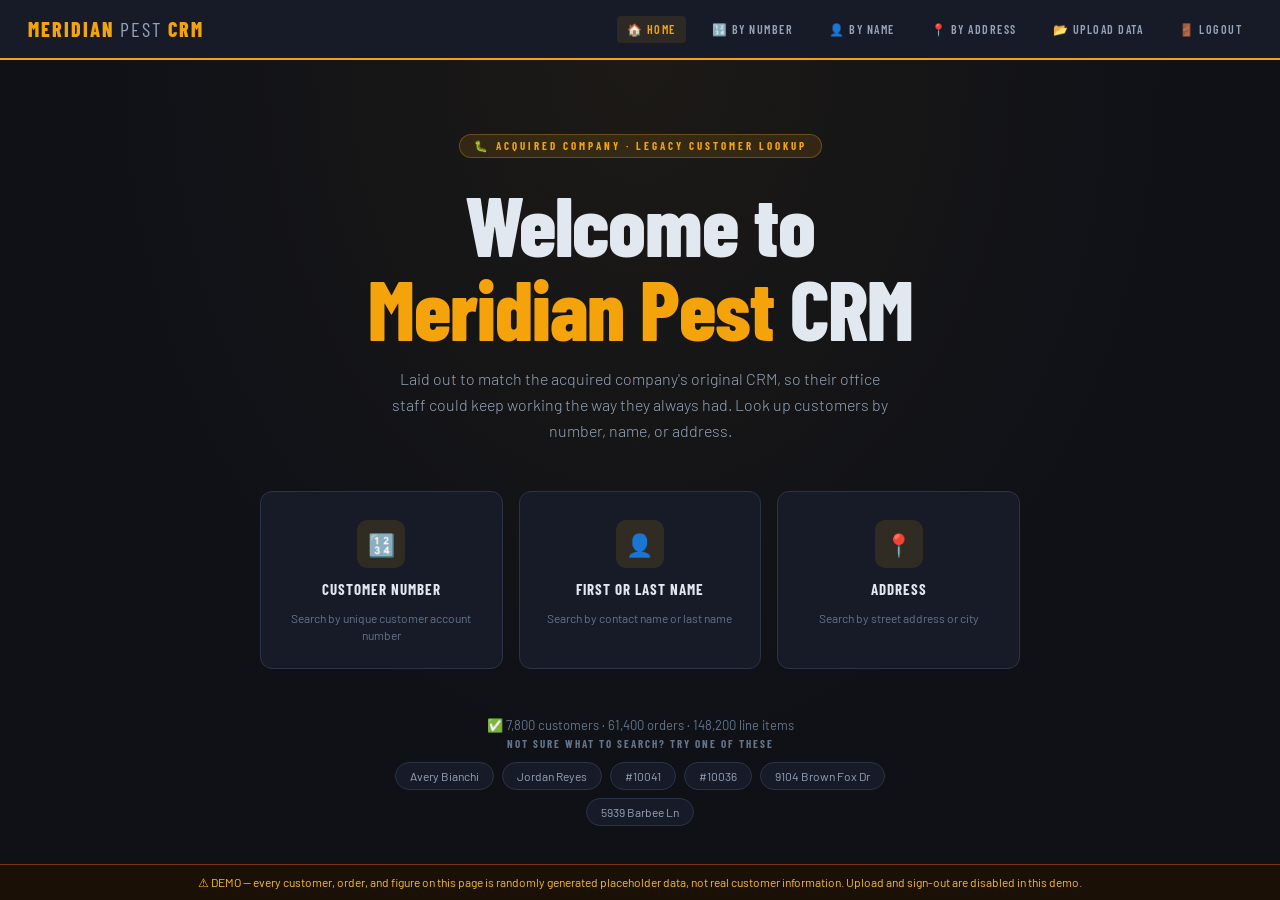
<file: demo/mwp-crm-lookup.html>
<!DOCTYPE html>
<html lang="en">
<head>
<meta charset="UTF-8">
<meta name="viewport" content="width=device-width, initial-scale=1.0">
<title>Meridian Pest — Legacy CRM Demo</title>
<style>
  @import url('https://fonts.googleapis.com/css2?family=Barlow+Condensed:wght@400;500;600;700;800&family=Barlow:wght@300;400;500;600&display=swap');
  :root{
    --bg:#0f1117;--bg2:#161b27;--bg3:#1e2537;--border:#2a3347;
    --accent:#f4a30a;--accent2:#e8891a;--green:#22c55e;--red:#ef4444;
    --text:#e2e8f0;--text2:#94a3b8;--text3:#64748b;
  }
  *{margin:0;padding:0;box-sizing:border-box}
  body{font-family:'Barlow',sans-serif;background:var(--bg);color:var(--text);min-height:100vh;overflow-x:hidden}

  /* TOPBAR */
  #topbar{background:var(--bg2);border-bottom:2px solid var(--accent);padding:0 28px;display:flex;align-items:center;height:60px;gap:16px;position:sticky;top:0;z-index:100;}
  .logo{font-family:'Barlow Condensed',sans-serif;font-weight:800;font-size:20px;letter-spacing:2px;color:var(--accent);text-transform:uppercase;white-space:nowrap;}
  .logo span{color:var(--text2);font-weight:400}
  .spacer{flex:1}
  .nav-btn{font-family:'Barlow Condensed',sans-serif;font-weight:600;font-size:12px;letter-spacing:1.5px;text-transform:uppercase;color:var(--text2);background:none;border:none;cursor:pointer;padding:6px 10px;border-radius:4px;transition:.2s;text-decoration:none;display:inline-flex;align-items:center;gap:5px;}
  .nav-btn:hover,.nav-btn.active{color:var(--accent);background:rgba(244,163,10,.1)}

  /* PAGES */
  .page{display:none}.page.active{display:block}
  #home{display:none;flex-direction:column;align-items:center;justify-content:center;min-height:calc(100vh - 60px);padding:40px 24px;text-align:center;background:radial-gradient(ellipse at 50% 0%,rgba(244,163,10,.06) 0%,transparent 60%)}
  #home.active{display:flex}

  /* HOME */
  .home-badge{font-family:'Barlow Condensed',sans-serif;font-size:11px;font-weight:700;letter-spacing:3px;text-transform:uppercase;color:var(--accent);background:rgba(244,163,10,.12);border:1px solid rgba(244,163,10,.3);padding:4px 14px;border-radius:20px;margin-bottom:24px;}
  .home-title{font-family:'Barlow Condensed',sans-serif;font-size:clamp(44px,8vw,84px);font-weight:800;letter-spacing:-1px;line-height:1;margin-bottom:16px;}
  .home-title em{color:var(--accent);font-style:normal}
  .home-sub{font-size:16px;font-weight:300;color:var(--text2);max-width:500px;margin-bottom:48px;line-height:1.6}
  .home-stats{color:var(--text3);font-size:13px;margin-top:8px}
  .no-data-banner{background:rgba(244,163,10,.08);border:1.5px solid rgba(244,163,10,.3);border-radius:12px;padding:20px 28px;margin-bottom:40px;max-width:500px;width:100%;}
  .no-data-banner p{font-size:14px;color:var(--text2);line-height:1.6;margin-bottom:12px;}
  .no-data-banner a{display:inline-block;background:var(--accent);color:#0f1117;border-radius:8px;padding:10px 24px;font-family:'Barlow Condensed',sans-serif;font-weight:700;font-size:14px;letter-spacing:1px;text-transform:uppercase;text-decoration:none;}

  /* SUGGESTIONS */
  .suggest-wrap{display:flex;flex-wrap:wrap;gap:8px;justify-content:center;max-width:600px;margin-top:4px;}
  .suggest-label{font-family:'Barlow Condensed',sans-serif;font-size:11px;font-weight:700;letter-spacing:2px;text-transform:uppercase;color:var(--text3);width:100%;text-align:center;margin-bottom:4px;}
  .suggest-chip{background:var(--bg2);border:1.5px solid var(--border);color:var(--text2);font-size:12px;padding:6px 14px;border-radius:20px;cursor:pointer;transition:.15s;font-family:'Barlow',sans-serif;}
  .suggest-chip:hover{border-color:var(--accent);color:var(--accent);background:var(--bg3)}
  .search-suggest-wrap{display:flex;flex-wrap:wrap;align-items:center;gap:8px;margin:-16px 0 26px;}
  .search-suggest-wrap .suggest-label{width:auto;text-align:left;margin-bottom:0;}

  /* SEARCH CARDS */
  .search-grid{display:grid;grid-template-columns:repeat(3,1fr);gap:16px;max-width:760px;width:100%;margin-bottom:40px;}
  .search-card{background:var(--bg2);border:1.5px solid var(--border);border-radius:12px;padding:28px 20px 24px;cursor:pointer;transition:.2s;display:flex;flex-direction:column;align-items:center;gap:12px;}
  .search-card:hover{border-color:var(--accent);background:var(--bg3);transform:translateY(-2px);box-shadow:0 8px 24px rgba(0,0,0,.4)}
  .search-card .icon{width:48px;height:48px;background:rgba(244,163,10,.12);border-radius:10px;display:flex;align-items:center;justify-content:center;font-size:22px;}
  .search-card h3{font-family:'Barlow Condensed',sans-serif;font-size:15px;font-weight:700;letter-spacing:1px;text-transform:uppercase;}
  .search-card p{font-size:12px;color:var(--text3);text-align:center;line-height:1.4}

  /* SEARCH PAGE */
  #search-page{max-width:1100px;margin:0 auto;padding:36px 24px}
  .page-header{display:flex;align-items:center;gap:14px;margin-bottom:28px;}
  .back-btn{background:var(--bg3);border:1.5px solid var(--border);color:var(--text2);padding:8px 16px;border-radius:8px;cursor:pointer;font-family:'Barlow',sans-serif;font-size:13px;font-weight:500;transition:.2s;display:flex;align-items:center;gap:6px;text-decoration:none;}
  .back-btn:hover{border-color:var(--accent);color:var(--accent)}
  .section-title{font-family:'Barlow Condensed',sans-serif;font-size:26px;font-weight:800;letter-spacing:1px;text-transform:uppercase;}
  .section-title span{color:var(--accent)}
  .search-bar-wrap{display:flex;gap:12px;margin-bottom:28px;}
  .search-input{flex:1;background:var(--bg2);border:1.5px solid var(--border);border-radius:10px;color:var(--text);font-family:'Barlow',sans-serif;font-size:16px;padding:13px 18px;outline:none;transition:.2s;}
  .search-input::placeholder{color:var(--text3)}
  .search-input:focus{border-color:var(--accent)}
  .search-go-btn{background:var(--accent);color:#0f1117;border:none;border-radius:10px;padding:13px 28px;font-family:'Barlow Condensed',sans-serif;font-weight:700;font-size:15px;letter-spacing:1px;text-transform:uppercase;cursor:pointer;transition:.2s;white-space:nowrap;}
  .search-go-btn:hover{background:var(--accent2)}

  /* RESULTS */
  .results-count{font-family:'Barlow Condensed',sans-serif;font-size:12px;letter-spacing:1px;text-transform:uppercase;color:var(--text3);margin-bottom:10px;}
  .results-count strong{color:var(--accent)}
  .results-table{width:100%;border-collapse:separate;border-spacing:0 4px;}
  .results-table th{font-family:'Barlow Condensed',sans-serif;font-size:10px;font-weight:700;letter-spacing:2px;text-transform:uppercase;color:var(--text3);padding:6px 14px;text-align:left;border-bottom:1px solid var(--border);}
  .results-table td{padding:13px 14px;font-size:13px;background:var(--bg2);vertical-align:middle;}
  .results-table td:first-child{border-radius:8px 0 0 8px}
  .results-table td:last-child{border-radius:0 8px 8px 0}
  .result-row{cursor:pointer;transition:.15s}
  .result-row:hover td{background:var(--bg3)}
  .result-row:hover td:first-child{border-left:3px solid var(--accent);padding-left:11px}
  .cnum{font-family:'Barlow Condensed',sans-serif;font-weight:700;color:var(--accent);font-size:15px;}
  .no-results{text-align:center;padding:60px 20px;color:var(--text3);font-size:15px}
  .no-results .big{font-size:40px;margin-bottom:12px}

  /* CUSTOMER PAGE */
  #customer-page{max-width:1100px;margin:0 auto;padding:36px 24px}
  .customer-header{background:var(--bg2);border:1.5px solid var(--border);border-radius:14px;padding:26px 30px;margin-bottom:20px;display:grid;grid-template-columns:1fr auto;gap:20px;align-items:start;}
  .customer-number{font-family:'Barlow Condensed',sans-serif;font-size:12px;font-weight:700;letter-spacing:2px;text-transform:uppercase;color:var(--accent);margin-bottom:6px;}
  .customer-name{font-family:'Barlow Condensed',sans-serif;font-size:34px;font-weight:800;letter-spacing:.5px;margin-bottom:16px;}
  .contact-grid{display:flex;flex-wrap:wrap;gap:18px;}
  .contact-item .label{font-size:10px;font-family:'Barlow Condensed',sans-serif;font-weight:700;letter-spacing:1.5px;text-transform:uppercase;color:var(--text3);display:block;margin-bottom:2px;}
  .contact-item .val{color:var(--text);font-weight:500;font-size:14px;}
  .stats-row{display:grid;grid-template-columns:repeat(4,1fr);gap:12px;margin-bottom:20px;}
  .stat-box{background:var(--bg2);border:1.5px solid var(--border);border-radius:10px;padding:16px 18px;}
  .stat-label{font-family:'Barlow Condensed',sans-serif;font-size:10px;font-weight:700;letter-spacing:2px;text-transform:uppercase;color:var(--text3);margin-bottom:7px;}
  .stat-value{font-family:'Barlow Condensed',sans-serif;font-size:24px;font-weight:800;color:var(--text)}
  .stat-value.money{color:var(--green)}.stat-value.warn{color:var(--accent)}

  /* TABS */
  .tabs{display:flex;gap:4px;margin-bottom:18px;border-bottom:1.5px solid var(--border);}
  .tab-btn{font-family:'Barlow Condensed',sans-serif;font-size:12px;font-weight:700;letter-spacing:1.5px;text-transform:uppercase;color:var(--text3);background:none;border:none;padding:10px 16px;cursor:pointer;border-bottom:2px solid transparent;margin-bottom:-1.5px;transition:.15s;}
  .tab-btn:hover{color:var(--text)}
  .tab-btn.active{color:var(--accent);border-bottom-color:var(--accent)}
  .tab-panel{display:none}.tab-panel.active{display:block}

  /* COLLAPSIBLE ORDERS */
  .order-group{margin-bottom:4px}
  .order-header-row{display:grid;grid-template-columns:30px 120px 110px 80px 90px 90px 1fr 120px;align-items:center;background:var(--bg2);border-radius:8px;cursor:pointer;padding:0 4px;transition:.15s;user-select:none;min-height:46px;}
  .order-header-row:hover{background:var(--bg3)}
  .order-header-row.expanded{border-radius:8px 8px 0 0;border-bottom:1px solid var(--border);background:var(--bg3)}
  .order-header-row.expanded .chevron{transform:rotate(90deg)}
  .chevron{display:flex;align-items:center;justify-content:center;width:24px;height:24px;color:var(--text3);font-size:11px;transition:transform .2s;flex-shrink:0;}
  .order-header-row.no-items .chevron{color:var(--border)}
  .oh-cell{padding:10px 8px;font-size:13px}
  .oh-cell.order-num{font-family:'Barlow Condensed',sans-serif;font-weight:700;color:var(--accent);font-size:15px}
  .oh-cell.order-date{color:var(--text2)}
  .oh-cell.order-svc{color:var(--text2);font-size:12px;white-space:nowrap;overflow:hidden;text-overflow:ellipsis}
  .oh-cell.order-time{color:var(--text3);font-size:11px}
  .otech{background:rgba(59,130,246,.15);color:#93c5fd;border:1px solid rgba(59,130,246,.25);padding:2px 7px;border-radius:4px;font-size:11px;font-family:'Barlow Condensed',sans-serif;font-weight:700;letter-spacing:1px}
  .order-item-count{font-size:10px;font-family:'Barlow Condensed',sans-serif;font-weight:700;letter-spacing:1px;color:var(--text3);background:var(--bg3);border:1px solid var(--border);border-radius:10px;padding:2px 6px;margin-left:5px}
  .order-header-row.expanded .order-item-count{background:rgba(244,163,10,.1);border-color:rgba(244,163,10,.3);color:var(--accent)}
  .items-drawer{display:none;background:#111624;border-radius:0 0 8px 8px;border:1px solid var(--border);border-top:none;overflow:hidden}
  .items-drawer.open{display:block}
  .drawer-item{display:grid;grid-template-columns:90px 90px 1fr 90px;align-items:center;padding:9px 14px 9px 44px;border-bottom:1px solid rgba(42,51,71,.5);transition:.1s}
  .drawer-item:last-child{border-bottom:none}
  .drawer-item:hover{background:rgba(255,255,255,.02)}
  .di-date{color:var(--text3);font-size:11px}
  .di-type{font-family:'Barlow Condensed',sans-serif;font-weight:700;font-size:11px;letter-spacing:1px;text-transform:uppercase;color:var(--accent)}
  .di-desc{color:var(--text2);font-size:12px;padding-right:12px}
  .di-price{font-size:13px;font-weight:600;text-align:right}
  .di-price.pos{color:var(--green)}.di-price.neg{color:var(--red)}.di-price.zero{color:var(--text3)}
  .orders-col-header{display:grid;grid-template-columns:30px 120px 110px 80px 90px 90px 1fr 120px;padding:0 4px;margin-bottom:6px}
  .orders-col-header span{font-family:'Barlow Condensed',sans-serif;font-size:10px;font-weight:700;letter-spacing:2px;text-transform:uppercase;color:var(--text3);padding:4px 8px}

  /* NOTES */
  .notes-grid{display:grid;grid-template-columns:1fr 1fr;gap:10px}
  .note-item{background:var(--bg2);border:1.5px solid var(--border);border-left:3px solid var(--accent);border-radius:8px;padding:12px 16px;font-size:13px;color:var(--text2);line-height:1.5}
  .comment-box{background:var(--bg2);border:1.5px solid var(--border);border-radius:10px;padding:18px;font-size:14px;color:var(--text2);line-height:1.7;white-space:pre-wrap}
  .section-sub{font-family:'Barlow Condensed',sans-serif;font-size:11px;font-weight:700;letter-spacing:2px;text-transform:uppercase;color:var(--text3);margin:18px 0 10px}

  /* FINANCIAL */
  .fin-grid-3{display:grid;grid-template-columns:repeat(3,1fr);gap:12px;margin-bottom:18px}
  .fin-grid-2{display:grid;grid-template-columns:1fr 1fr;gap:12px;margin-bottom:18px}
  .pay-methods{display:flex;flex-wrap:wrap;gap:8px;margin-bottom:18px}
  .pay-chip{background:var(--bg2);border:1.5px solid var(--border);border-radius:8px;padding:10px 16px;min-width:110px}
  .pay-chip-label{font-family:'Barlow Condensed',sans-serif;font-size:10px;font-weight:700;letter-spacing:1.5px;text-transform:uppercase;color:var(--text3);margin-bottom:4px}
  .pay-chip-val{font-size:16px;font-weight:600;color:var(--green)}

  /* LOADING */
  #loading{display:none;position:fixed;inset:0;background:rgba(15,17,23,.85);z-index:999;align-items:center;justify-content:center;flex-direction:column;gap:14px}
  #loading.show{display:flex}
  .spinner{width:38px;height:38px;border:3px solid var(--border);border-top-color:var(--accent);border-radius:50%;animation:spin .7s linear infinite}
  @keyframes spin{to{transform:rotate(360deg)}}
  .loading-text{color:var(--text2);font-size:13px;font-family:'Barlow Condensed',sans-serif;letter-spacing:2px;text-transform:uppercase}
  .empty-state{text-align:center;padding:44px;color:var(--text3);font-size:14px}

  ::-webkit-scrollbar{width:6px}
  ::-webkit-scrollbar-track{background:var(--bg)}
  ::-webkit-scrollbar-thumb{background:var(--border);border-radius:3px}

  @media(max-width:700px){
    .search-grid{grid-template-columns:1fr}
    .stats-row{grid-template-columns:1fr 1fr}
    .notes-grid,.fin-grid-3,.fin-grid-2{grid-template-columns:1fr}
    .customer-header{grid-template-columns:1fr}
    .order-header-row,.orders-col-header{grid-template-columns:30px 90px 90px 70px 80px 80px}
    .oh-cell.order-svc,.oh-cell.order-time{display:none}
    .orders-col-header span:nth-child(7),.orders-col-header span:nth-child(8){display:none}
  }
</style>
</head>
<body>

<div id="loading"><div class="spinner"></div><div class="loading-text">Loading…</div></div>

<div id="topbar">
  <div class="logo">Meridian <span>Pest</span> CRM</div>
  <div class="spacer"></div>
  <button class="nav-btn active" id="nav-home" onclick="showHome()">🏠 Home</button>
  <button class="nav-btn" id="nav-num"  onclick="showSearch('number')">🔢 By Number</button>
  <button class="nav-btn" id="nav-name" onclick="showSearch('name')">👤 By Name</button>
  <button class="nav-btn" id="nav-addr" onclick="showSearch('address')">📍 By Address</button>
  <a class="nav-btn" href="javascript:void(0)" onclick="alert('Demo mode — upload is disabled.')">📂 Upload Data</a>
  <a class="nav-btn" href="javascript:void(0)" onclick="alert('Demo mode — sign out is disabled so you can keep exploring.')">🚪 Logout</a>
</div>

<!-- HOME -->
<div id="home" class="page active">
  <div class="home-badge">🐛 Acquired Company · Legacy Customer Lookup</div>
  <h1 class="home-title">Welcome to<br><em>Meridian Pest</em> CRM</h1>
  <p class="home-sub">Laid out to match the acquired company's original CRM, so their office staff could keep working the way they always had. Look up customers by number, name, or address.</p>

  <div class="search-grid">
    <div class="search-card" onclick="showSearch('number')">
      <div class="icon">🔢</div><h3>Customer Number</h3>
      <p>Search by unique customer account number</p>
    </div>
    <div class="search-card" onclick="showSearch('name')">
      <div class="icon">👤</div><h3>First or Last Name</h3>
      <p>Search by contact name or last name</p>
    </div>
    <div class="search-card" onclick="showSearch('address')">
      <div class="icon">📍</div><h3>Address</h3>
      <p>Search by street address or city</p>
    </div>
  </div>
  <div class="home-stats">✅ 7,800 customers · 61,400 orders · 148,200 line items</div>
  <div class="suggest-wrap" id="home-suggest"></div>
</div>

<!-- SEARCH -->
<div id="search-page" class="page">
  <div class="page-header">
    <button class="back-btn" onclick="showHome()">← Back</button>
    <h2 class="section-title" id="search-title">Search <span>Customers</span></h2>
  </div>
  <div class="search-bar-wrap">
    <input type="text" class="search-input" id="search-input"
      placeholder="Type to search…"
      onkeydown="if(event.key==='Enter')doSearch()">
    <button class="search-go-btn" onclick="doSearch()">Search</button>
  </div>
  <div class="search-suggest-wrap" id="search-suggest"></div>
  <div id="results-area">
    <div class="no-results"><div class="big">🔍</div>Enter a search term and press Search</div>
  </div>
</div>

<!-- CUSTOMER -->
<div id="customer-page" class="page">
  <div style="margin-bottom:18px">
    <button class="back-btn" onclick="goBackToSearch()">← Back to Results</button>
  </div>
  <div id="customer-detail"></div>
</div>

<script>
// ─── DEMO MODE — intercepts /api/search and /api/customer with fake in-memory
// data. Everything else in this file is the REAL, unmodified frontend. ──────
(function(){
  const FIRST = ['Jordan','Casey','Morgan','Taylor','Riley','Avery','Drew','Reese','Skyler','Cameron','Dakota','Rowan','Emerson','Finley','Harper','Quinn','Sawyer','Blake','Peyton','Hayden'];
  const LAST = ['Whitfield','Brennan','Okafor','Delgado','Nakamura','Petrov','Alvarado','Lindqvist','Marsh','Falcone','Reyes','Kowalski','Bianchi','Osei','Vance','Doyle','Fontaine','Larkin','Sundberg','Mercer'];
  const STREETS = ['Windstream Ct','Cloverdale Dr','Robbins Rd','Barbee Ln','Seibert Ave','Liberty Village Dr','Vasel Dr','Lockett Ln','Brown Fox Dr','Connolly Dr'];
  const CITIES = [['St Peters','MO'],['Florissant','MO'],['Ferguson','MO'],['Kirkwood','MO'],['Creve Coeur','MO'],['St Louis','MO']];
  const SERVICES = ['Silver Service XP','General Pest Quarterly','Termite Bait Renewal','Mole & Vole Program','Rodent Station Check','Mosquito Package','Gold Service Program'];
  const TECHS = ['JW','CB','MO','TD','RN','AP','DA','RL'];
  const PAY_TYPES = ['CC','ACH','CHECK','CASH'];
  function irand(a,b){ return Math.floor(Math.random()*(b-a+1))+a; }
  function pick(a){ return a[irand(0,a.length-1)]; }
  function pad(n){ return String(n).padStart(2,'0'); }
  function dstr(d){ return d.getFullYear()+'-'+pad(d.getMonth()+1)+'-'+pad(d.getDate()); }
  function daysAgo(n){ return dstr(new Date(Date.now()-n*86400000)); }

  const CUSTOMERS = [];
  for (let i=0;i<60;i++){
    const first = pick(FIRST), last = pick(LAST);
    const [city,state] = pick(CITIES);
    const commercial = Math.random() < 0.06;
    CUSTOMERS.push({
      cseq: i+1, cnumber: String(10001+i),
      ccontac: first+' '+last, cname: first+' '+last,
      ccompany: commercial ? last+' Properties LLC' : '',
      caddr1: irand(100,9999)+' '+pick(STREETS), caddr2: '',
      ccity: city, cstate: state, czip: String(irand(63000,63999)),
      cphone: '(314) 555-'+String(irand(0,9999)).padStart(4,'0'),
      cphone2: Math.random()<0.3 ? '(636) 555-'+String(irand(0,9999)).padStart(4,'0') : '',
      cphone3: '',
      cemail: (first+'.'+last+'@example.com').toLowerCase(),
      clconta: daysAgo(irand(1,120)), cfirstdate: daysAgo(irand(200,2500)),
      cflag: Math.random()<0.15 ? pick(['VIP','Prepay','Do Not Solicit']) : '',
      cterms: pick(['Net 15','Net 30','Due on Receipt']),
      ccampai: Math.random()<0.3 ? pick(['Google Ads','Referral','Home Advisor']) : '',
      chistory1:'',chistory2:'',chistory3:'',chistory4:'',chistory5:'',chistory6:'',chistory7:'',chistory8:'',chistory9:'',chistory10:'',
      ccomment: Math.random()<0.2 ? 'Gate code required at rear entrance. Dog on property.' : '',
      cbalanc: Math.random()<0.25 ? irand(20,300) : 0,
    });
  }

  const ORDERS = {}, ITEMS = {}, HISTORY = {};
  CUSTOMERS.forEach(c=>{
    const n = irand(3,24);
    const orders = [];
    let onum = irand(600000,699999);
    for (let j=0;j<n;j++){
      onum += irand(3000,9000);
      const amt = irand(35,220);
      const paid = Math.random()<0.85 ? -amt : (Math.random()<0.5 ? -irand(0,amt) : 0);
      orders.push({
        onumber: onum, oorderdate: daysAgo(irand(0,900)), otech: pick(TECHS),
        oamount: amt, oamtpaid: paid,
        ocomment: pick(SERVICES), otimecomment: pick(['8:00 AM','10:30 AM','1:00 PM','3:30 PM']),
      });
      if (Math.random() < 0.5) {
        const items = [];
        const itemN = irand(1,3);
        for (let k=0;k<itemN;k++){
          items.push({
            exonumber: onum, exorder: daysAgo(irand(0,900)),
            extype: pick(['CHARGE','PAYMENT','ADJUST']),
            exseria: pick(SERVICES)+' — '+pick(['Backyard','Full Perimeter','Interior + Exterior','Foundation']),
            exprice: Math.random()<0.7 ? irand(20,150) : -irand(20,150),
          });
        }
        ITEMS[onum] = items;
      }
    }
    ORDERS[c.cnumber] = orders;
    if (Math.random() < 0.4) {
      HISTORY[c.cseq] = Array.from({length: irand(1,4)}, () => ({
        hdate: daysAgo(irand(0,400)), huser: pick(['ADMIN','OFFICE1','OFFICE2']),
        hnote: pick(['Called to confirm appointment window.','Left voicemail re: renewal.','Customer requested reschedule.','Applied credit for missed visit.','Updated contact phone number.']),
      }));
    }
  });

  function sample(arr, n){
    const copy = arr.slice(), out = [];
    for (let i=0;i<n && copy.length;i++) out.push(copy.splice(irand(0,copy.length-1),1)[0]);
    return out;
  }
  window.DEMO_SUGGEST = {
    name: sample(CUSTOMERS,4).map(c=>c.ccontac),
    number: sample(CUSTOMERS,4).map(c=>c.cnumber),
    address: sample(CUSTOMERS,4).map(c=>c.caddr1),
  };

  function matches(c, mode, needle){
    if (mode === 'number') return c.cnumber.toLowerCase().includes(needle);
    if (mode === 'name') return (c.ccontac||'').toLowerCase().includes(needle) || (c.cname||'').toLowerCase().includes(needle) || (c.ccompany||'').toLowerCase().includes(needle);
    return (c.caddr1||'').toLowerCase().includes(needle) || (c.ccity||'').toLowerCase().includes(needle) || (c.czip||'').toLowerCase().includes(needle);
  }

  const realFetch = window.fetch.bind(window);
  window.fetch = async function(url, options){
    const u = typeof url === 'string' ? url : url.url;
    await new Promise(r=>setTimeout(r,120));
    if (u.startsWith('/api/search')) {
      const params = new URLSearchParams(u.split('?')[1] || '');
      const mode = params.get('mode') || 'name';
      const q = (params.get('q') || '').toLowerCase();
      const rows = CUSTOMERS.filter(c => matches(c, mode, q)).slice(0, 200).map(c => ({
        cseq: c.cseq, cnumber: c.cnumber, display_name: c.ccontac || c.cname || '(No Name)',
        company: c.ccompany, addr: [c.caddr1, c.ccity, c.cstate, c.czip].filter(Boolean).join(' '),
        phone: c.cphone, balance: c.cbalanc, order_count: (ORDERS[c.cnumber] || []).length,
      }));
      return new Response(JSON.stringify(rows), { status: 200, headers: {'Content-Type':'application/json'} });
    }
    if (u.startsWith('/api/customer/')) {
      const cseq = decodeURIComponent(u.split('/api/customer/')[1]);
      const c = CUSTOMERS.find(x => String(x.cseq) === cseq);
      if (!c) return new Response(JSON.stringify({error:'Not found'}), {status:404});
      const data = { customer: c, orders: ORDERS[c.cnumber] || [], items: Object.values(ITEMS).flat().filter(i => (ORDERS[c.cnumber]||[]).some(o=>o.onumber===i.exonumber)), history: HISTORY[c.cseq] || [] };
      return new Response(JSON.stringify(data), { status: 200, headers: {'Content-Type':'application/json'} });
    }
    return realFetch(url, options);
  };
})();

let currentMode = 'name';
let lastTerm = '';

function showLoading(v){ document.getElementById('loading').classList.toggle('show',v) }

function setNavActive(id){
  document.querySelectorAll('.nav-btn').forEach(b=>b.classList.remove('active'));
  const el = document.getElementById(id);
  if(el) el.classList.add('active');
}

function showPage(id){
  document.querySelectorAll('.page').forEach(p=>p.classList.remove('active'));
  document.getElementById(id).classList.add('active');
}

function chip(mode, query, label){
  const q = String(query).replace(/'/g,"\\'");
  return `<button type="button" class="suggest-chip" onclick="trySuggestion('${mode}','${q}')">${esc(label)}</button>`;
}

function trySuggestion(mode, query){
  showSearch(mode);
  document.getElementById('search-input').value = query;
  doSearch();
}

function renderHomeSuggestions(){
  const s = window.DEMO_SUGGEST, el = document.getElementById('home-suggest');
  if(!s || !el) return;
  let html = '<div class="suggest-label">Not sure what to search? Try one of these</div>';
  html += s.name.slice(0,2).map(v=>chip('name', v, v)).join('');
  html += s.number.slice(0,2).map(v=>chip('number', v, '#'+v)).join('');
  html += s.address.slice(0,2).map(v=>chip('address', v, v)).join('');
  el.innerHTML = html;
}

function renderSearchSuggestions(mode){
  const s = window.DEMO_SUGGEST, el = document.getElementById('search-suggest');
  if(!s || !el) return;
  const list = s[mode] || [];
  const labelFor = mode==='number' ? (v=>'#'+v) : (v=>v);
  let html = '<span class="suggest-label">Try:</span>';
  html += list.map(v=>chip(mode, v, labelFor(v))).join('');
  el.innerHTML = html;
}

function showHome(){
  showPage('home');
  setNavActive('nav-home');
  renderHomeSuggestions();
}

function showSearch(mode){
  currentMode = mode;
  showPage('search-page');
  const ids = {number:'nav-num',name:'nav-name',address:'nav-addr'};
  setNavActive(ids[mode]);
  const titles = {number:'Search by <span>Customer Number</span>',name:'Search by <span>Name</span>',address:'Search by <span>Address</span>'};
  const ph = {number:'Enter customer number (e.g. 10001)…',name:'Enter first or last name…',address:'Enter street address or city…'};
  document.getElementById('search-title').innerHTML = titles[mode];
  const inp = document.getElementById('search-input');
  inp.placeholder = ph[mode];
  inp.value = lastTerm;
  renderSearchSuggestions(mode);
  document.getElementById('results-area').innerHTML = '<div class="no-results"><div class="big">🔍</div>Enter a search term and press Search</div>';
  setTimeout(()=>inp.focus(),80);
}

function goBackToSearch(){ showPage('search-page'); }

async function doSearch(){
  const term = document.getElementById('search-input').value.trim();
  lastTerm = term;
  if(!term) return;
  showLoading(true);
  try{
    const res = await fetch(`/api/search?mode=${currentMode}&q=${encodeURIComponent(term)}`);
    const data = await res.json();
    renderResults(data);
  } catch(e){
    document.getElementById('results-area').innerHTML = '<div class="no-results"><div class="big">⚠️</div>Search failed — please try again.</div>';
  }
  showLoading(false);
}

function renderResults(results){
  const area = document.getElementById('results-area');
  if(!results.length){
    area.innerHTML='<div class="no-results"><div class="big">😕</div>No customers found.</div>';
    return;
  }
  let html = `<div class="results-count">Showing <strong>${results.length}</strong> result${results.length!==1?'s':''}</div>`;
  html += `<table class="results-table"><thead><tr>
    <th>Cust #</th><th>Name / Contact</th><th>Address</th><th>Phone</th><th>Balance</th><th>Orders</th>
  </tr></thead><tbody>`;
  results.forEach(c=>{
    const bal = c.balance||0;
    const balStr = `<span style="color:${bal>0?'var(--green)':bal<0?'var(--red)':'var(--text3)'}">$${Math.abs(bal).toFixed(2)}</span>`;
    html += `<tr class="result-row" onclick="openCustomer('${esc(c.cseq)}')">
      <td><span class="cnum">#${esc(c.cnumber)}</span></td>
      <td><strong>${esc(c.display_name)}</strong>${c.company?`<br><span style="font-size:11px;color:var(--text3)">${esc(c.company)}</span>`:''}
      </td>
      <td style="color:var(--text2);font-size:13px">${esc(c.addr)}</td>
      <td style="color:var(--text3);font-size:13px;font-family:monospace">${esc(c.phone)}</td>
      <td>${balStr}</td>
      <td style="color:var(--text2)">${c.order_count}</td>
    </tr>`;
  });
  html += '</tbody></table>';
  area.innerHTML = html;
}

async function openCustomer(cseq){
  showLoading(true);
  try{
    const res = await fetch(`/api/customer/${encodeURIComponent(cseq)}`);
    const data = await res.json();
    renderCustomer(data.customer, data.orders, data.items, data.history||[]);
    showPage('customer-page');
  } catch(e){
    alert('Could not load customer.');
  }
  showLoading(false);
}

function renderCustomer(c, custOrders, custItems, custHistory){
  const displayName = c.ccontac || c.cname || '(No Name)';
  const fullAddr = [c.caddr1, c.caddr2].filter(Boolean).join(' ');
  const cityStateZip = [c.ccity, c.cstate, c.czip].filter(Boolean).join(', ');

  // ── Live financial calcs ──
  const now = new Date();
  const thisYr = now.getFullYear();
  const thisMo = String(now.getMonth()+1).padStart(2,'0');
  const charges = custOrders.filter(o=>o.oamount>0);
  const payItems = custItems.filter(i=>i.exprice<0);
  const moSales = charges.filter(o=>o.oorderdate&&o.oorderdate.startsWith(`${thisYr}-${thisMo}`)).reduce((s,o)=>s+o.oamount,0);
  const yrSales = charges.filter(o=>o.oorderdate&&o.oorderdate.startsWith(String(thisYr))).reduce((s,o)=>s+o.oamount,0);
  const totCharged = charges.reduce((s,o)=>s+o.oamount,0);
  const totPaid = payItems.reduce((s,i)=>s+Math.abs(i.exprice),0);
  const calcBal = totCharged - totPaid;

  let html = `
  <div class="customer-header">
    <div>
      <div class="customer-number">Customer #${esc(c.cnumber)}</div>
      <div class="customer-name">${esc(displayName)}</div>
      ${c.ccompany?`<div style="color:var(--text2);font-size:14px;margin-bottom:14px;">🏢 ${esc(c.ccompany)}</div>`:''}
      <div class="contact-grid">
        ${fullAddr?`<div class="contact-item"><span class="label">Address</span><span class="val">${esc(fullAddr)}${cityStateZip?`<br>${esc(cityStateZip)}`:''}</span></div>`:''}
        ${c.cphone?`<div class="contact-item"><span class="label">Phone</span><span class="val">${esc(c.cphone)}</span></div>`:''}
        ${c.cphone2?`<div class="contact-item"><span class="label">Phone 2</span><span class="val">${esc(c.cphone2)}</span></div>`:''}
        ${c.cphone3?`<div class="contact-item"><span class="label">Phone 3</span><span class="val">${esc(c.cphone3)}</span></div>`:''}
        ${c.cemail?`<div class="contact-item"><span class="label">Email</span><span class="val">${esc(c.cemail)}</span></div>`:''}
        ${c.clconta?`<div class="contact-item"><span class="label">Last Contact</span><span class="val">${esc(c.clconta)}</span></div>`:''}
        ${c.cfirstdate?`<div class="contact-item"><span class="label">First Service</span><span class="val">${esc(c.cfirstdate)}</span></div>`:''}
      </div>
    </div>
    <div style="text-align:right;flex-shrink:0">
      ${c.cflag?`<div style="font-family:'Barlow Condensed',sans-serif;font-size:11px;font-weight:700;letter-spacing:2px;text-transform:uppercase;color:var(--accent);background:rgba(244,163,10,.1);border:1px solid rgba(244,163,10,.3);padding:4px 12px;border-radius:20px;margin-bottom:10px;display:inline-block">${esc(c.cflag)}</div><br>`:''}
      ${c.cterms?`<div style="font-size:13px;color:var(--text2);margin-top:6px">Terms: <strong>${esc(c.cterms)}</strong></div>`:''}
      ${c.ccampai?`<div style="font-size:13px;color:var(--text2);margin-top:4px">Campaign: <strong>${esc(c.ccampai)}</strong></div>`:''}
    </div>
  </div>

  <div class="stats-row">
    <div class="stat-box"><div class="stat-label">This Month</div><div class="stat-value money">$${moSales.toFixed(2)}</div></div>
    <div class="stat-box"><div class="stat-label">${thisYr} Sales</div><div class="stat-value money">$${yrSales.toFixed(2)}</div></div>
    <div class="stat-box"><div class="stat-label">Balance</div><div class="stat-value ${calcBal<=0.01?'money':'warn'}">$${calcBal.toFixed(2)}</div></div>
    <div class="stat-box"><div class="stat-label">Total Orders</div><div class="stat-value">${custOrders.length}</div></div>
  </div>

  <div class="tabs">
    <button class="tab-btn active" onclick="switchTab('orders',this)">📋 Orders (${custOrders.length})</button>
    <button class="tab-btn" onclick="switchTab('notes',this)">📝 Notes & History</button>
    <button class="tab-btn" onclick="switchTab('financial',this)">💰 Financial</button>
  </div>

  <!-- ORDERS TAB -->
  <div class="tab-panel active" id="tab-orders">`;

  if(!custOrders.length){
    html += '<div class="empty-state">No orders found for this customer.</div>';
  } else {
    const sorted = [...custOrders].sort((a,b)=>(b.oorderdate||'').localeCompare(a.oorderdate||''));
    const itemsByOrder = {};
    custItems.forEach(it=>{
      const k = String(it.exonumber);
      if(!itemsByOrder[k]) itemsByOrder[k]=[];
      itemsByOrder[k].push(it);
    });

    html += `<div class="orders-col-header">
      <span></span><span>Order #</span><span>Order Date</span><span>Tech</span>
      <span>Amount</span><span>Paid</span><span>Service</span><span>Time</span>
    </div>`;

    sorted.forEach((o,idx)=>{
      const oi = itemsByOrder[String(o.onumber)]||[];
      const hasItems = oi.length>0;
      const gid = 'og_'+idx;
      const amtColor = o.oamount>0?'var(--green)':o.oamount<0?'var(--red)':'var(--text3)';
      const paidColor = o.oamtpaid<0?'var(--green)':'var(--text3)';

      html += `<div class="order-group">
        <div class="order-header-row ${hasItems?'':'no-items'}" onclick="toggleOrder('${gid}',${hasItems})">
          <div class="chevron">${hasItems?'▶':'·'}</div>
          <div class="oh-cell order-num">${esc(o.onumber)}${hasItems?`<span class="order-item-count">${oi.length}</span>`:''}</div>
          <div class="oh-cell order-date">${esc(o.oorderdate)||'—'}</div>
          <div class="oh-cell">${o.otech?`<span class="otech">${esc(o.otech)}</span>`:'<span style="color:var(--text3)">—</span>'}</div>
          <div class="oh-cell" style="color:${amtColor};font-weight:600">$${o.oamount.toFixed(2)}</div>
          <div class="oh-cell" style="color:${paidColor}">$${Math.abs(o.oamtpaid).toFixed(2)}</div>
          <div class="oh-cell order-svc">${esc(o.ocomment||'')}</div>
          <div class="oh-cell order-time">${esc(o.otimecomment||'')}</div>
        </div>`;

      if(hasItems){
        html += `<div class="items-drawer" id="${gid}">`;
        oi.forEach(it=>{
          const pc = it.exprice>0?'pos':it.exprice<0?'neg':'zero';
          const ps = it.exprice>=0?`+$${it.exprice.toFixed(2)}`:`-$${Math.abs(it.exprice).toFixed(2)}`;
          html += `<div class="drawer-item">
            <div class="di-date">${esc(it.exorder||'')}</div>
            <div class="di-type">${esc(it.extype||'')}</div>
            <div class="di-desc">${esc(it.exseria||'')}</div>
            <div class="di-price ${pc}">${ps}</div>
          </div>`;
        });
        html += `</div>`;
      }
      html += `</div>`;
    });
  }

  // NOTES TAB
  const histories = [c.chistory1,c.chistory2,c.chistory3,c.chistory4,c.chistory5,
                     c.chistory6,c.chistory7,c.chistory8,c.chistory9,c.chistory10].filter(Boolean);
  html += `</div><div class="tab-panel" id="tab-notes">`;

  if(custHistory && custHistory.length){
    html += `<div class="section-sub">History Log (${custHistory.length})</div>`;
    html += `<table style="width:100%;border-collapse:separate;border-spacing:0 4px;margin-bottom:18px">
      <thead><tr>
        <th style="font-family:'Barlow Condensed',sans-serif;font-size:10px;font-weight:700;letter-spacing:2px;text-transform:uppercase;color:var(--text3);padding:4px 14px;text-align:left;border-bottom:1px solid var(--border)">Date</th>
        <th style="font-family:'Barlow Condensed',sans-serif;font-size:10px;font-weight:700;letter-spacing:2px;text-transform:uppercase;color:var(--text3);padding:4px 14px;text-align:left;border-bottom:1px solid var(--border)">User</th>
        <th style="font-family:'Barlow Condensed',sans-serif;font-size:10px;font-weight:700;letter-spacing:2px;text-transform:uppercase;color:var(--text3);padding:4px 14px;text-align:left;border-bottom:1px solid var(--border)">Note</th>
      </tr></thead><tbody>`;
    custHistory.forEach(h=>{
      html += `<tr>
        <td style="padding:10px 14px;font-size:12px;color:var(--text3);background:var(--bg2);border-radius:6px 0 0 6px;white-space:nowrap">${esc(h.hdate||'')}</td>
        <td style="padding:10px 14px;font-size:12px;font-family:'Barlow Condensed',sans-serif;font-weight:700;letter-spacing:1px;color:var(--accent);background:var(--bg2)">${esc(h.huser||'')}</td>
        <td style="padding:10px 14px;font-size:13px;color:var(--text2);background:var(--bg2);border-radius:0 6px 6px 0">${esc(h.hnote||'')}</td>
      </tr>`;
    });
    html += `</tbody></table>`;
  }

  if(histories.length){
    html += `<div class="section-sub">Legacy History Notes</div><div class="notes-grid">`;
    histories.forEach(h=>{ html += `<div class="note-item">${esc(h)}</div>`; });
    html += `</div>`;
  }
  if(c.ccomment){
    html += `<div class="section-sub">Customer Comment</div><div class="comment-box">${esc(c.ccomment)}</div>`;
  }
  if(!custHistory.length&&!histories.length&&!c.ccomment){
    html += '<div class="empty-state">No notes or history on file.</div>';
  }

  // FINANCIAL TAB
  const lastYr = thisYr-1;
  const lastYrSales = charges.filter(o=>o.oorderdate&&o.oorderdate.startsWith(String(lastYr))).reduce((s,o)=>s+o.oamount,0);
  const avgOrder = charges.length>0?totCharged/charges.length:0;
  const highOrder = charges.length>0?Math.max(...charges.map(o=>o.oamount)):0;
  const sortedPay = [...payItems].filter(i=>i.expayda).sort((a,b)=>b.expayda.localeCompare(a.expayda));
  const lastPay = sortedPay[0]||null;
  const sortedOrd = [...custOrders].filter(o=>o.oorderdate).sort((a,b)=>b.oorderdate.localeCompare(a.oorderdate));
  const lastOrdDate = sortedOrd[0]?sortedOrd[0].oorderdate:'—';
  const firstOrdDate = sortedOrd.length?sortedOrd[sortedOrd.length-1].oorderdate:'—';
  const balColor = calcBal<=0.01?'var(--green)':calcBal<50?'var(--accent)':'var(--red)';
  const payByType = {};
  payItems.forEach(i=>{ const t=i.extype||'OTHER'; payByType[t]=(payByType[t]||0)+Math.abs(i.exprice); });
  const payTypeRows = Object.entries(payByType).sort((a,b)=>b[1]-a[1]);

  html += `</div><div class="tab-panel" id="tab-financial">
    <div class="fin-grid-3">
      <div class="stat-box" style="border-color:rgba(34,197,94,.3)"><div class="stat-label">Total Charged (All Time)</div><div class="stat-value money">$${totCharged.toFixed(2)}</div></div>
      <div class="stat-box" style="border-color:rgba(34,197,94,.3)"><div class="stat-label">Total Paid (All Time)</div><div class="stat-value money">$${totPaid.toFixed(2)}</div></div>
      <div class="stat-box" style="border-color:${calcBal>0.01?'rgba(239,68,68,.3)':'rgba(34,197,94,.3)'}"><div class="stat-label">Calculated Balance</div><div class="stat-value" style="color:${balColor}">$${calcBal.toFixed(2)}</div></div>
      <div class="stat-box"><div class="stat-label">${thisYr} Sales</div><div class="stat-value money">$${yrSales.toFixed(2)}</div></div>
      <div class="stat-box"><div class="stat-label">${lastYr} Sales</div><div class="stat-value" style="color:var(--text2)">$${lastYrSales.toFixed(2)}</div></div>
      <div class="stat-box"><div class="stat-label">Avg Order Value</div><div class="stat-value warn">$${avgOrder.toFixed(2)}</div></div>
      <div class="stat-box"><div class="stat-label">Total Orders</div><div class="stat-value">${custOrders.length}</div></div>
      <div class="stat-box"><div class="stat-label">Largest Single Order</div><div class="stat-value warn">$${highOrder.toFixed(2)}</div></div>
      <div class="stat-box"><div class="stat-label">Total Payments</div><div class="stat-value">${payItems.length}</div></div>
    </div>
    <div class="fin-grid-2">
      <div class="stat-box"><div class="stat-label">Last Payment Date</div><div class="stat-value" style="font-size:20px">${lastPay?esc(lastPay.expayda):'—'}</div>${lastPay&&lastPay.extype?`<div style="font-size:11px;color:var(--text3);margin-top:4px;font-family:'Barlow Condensed',sans-serif;letter-spacing:1px;text-transform:uppercase">${esc(lastPay.extype)}</div>`:''}</div>
      <div class="stat-box"><div class="stat-label">Last Payment Amount</div><div class="stat-value money" style="font-size:24px">$${lastPay?Math.abs(lastPay.exprice).toFixed(2):'0.00'}</div></div>
      <div class="stat-box"><div class="stat-label">First Service Date</div><div class="stat-value" style="font-size:20px">${firstOrdDate}</div></div>
      <div class="stat-box"><div class="stat-label">Most Recent Order</div><div class="stat-value" style="font-size:20px">${lastOrdDate}</div></div>
    </div>`;

  if(payTypeRows.length){
    html += `<div class="section-sub">Payment Methods</div><div class="pay-methods">`;
    payTypeRows.forEach(([type,amt])=>{
      html += `<div class="pay-chip"><div class="pay-chip-label">${esc(type)}</div><div class="pay-chip-val">$${amt.toFixed(2)}</div></div>`;
    });
    html += `</div>`;
  }
  html += `</div>`;

  document.getElementById('customer-detail').innerHTML = html;
}

function toggleOrder(id, hasItems){
  if(!hasItems) return;
  const drawer = document.getElementById(id);
  const header = drawer&&drawer.previousElementSibling;
  if(!drawer||!header) return;
  const open = drawer.classList.contains('open');
  drawer.classList.toggle('open',!open);
  header.classList.toggle('expanded',!open);
}

function switchTab(name, btn){
  document.querySelectorAll('.tab-panel').forEach(p=>p.classList.remove('active'));
  document.querySelectorAll('.tab-btn').forEach(b=>b.classList.remove('active'));
  document.getElementById('tab-'+name).classList.add('active');
  btn.classList.add('active');
}

function esc(s){
  if(s===null||s===undefined) return '';
  return String(s).replace(/&/g,'&amp;').replace(/</g,'&lt;').replace(/>/g,'&gt;').replace(/"/g,'&quot;');
}

renderHomeSuggestions();
</script>
<div style="position:fixed;bottom:0;left:0;right:0;background:#1a1005;color:#fbbf24;text-align:center;padding:10px;font-size:12px;border-top:1px solid #78350f;z-index:999;font-family:'Barlow',sans-serif;">
  ⚠ DEMO — every customer, order, and figure on this page is randomly generated placeholder data, not real customer information. Upload and sign-out are disabled in this demo.
</div>
</body>
</html>
</file>
